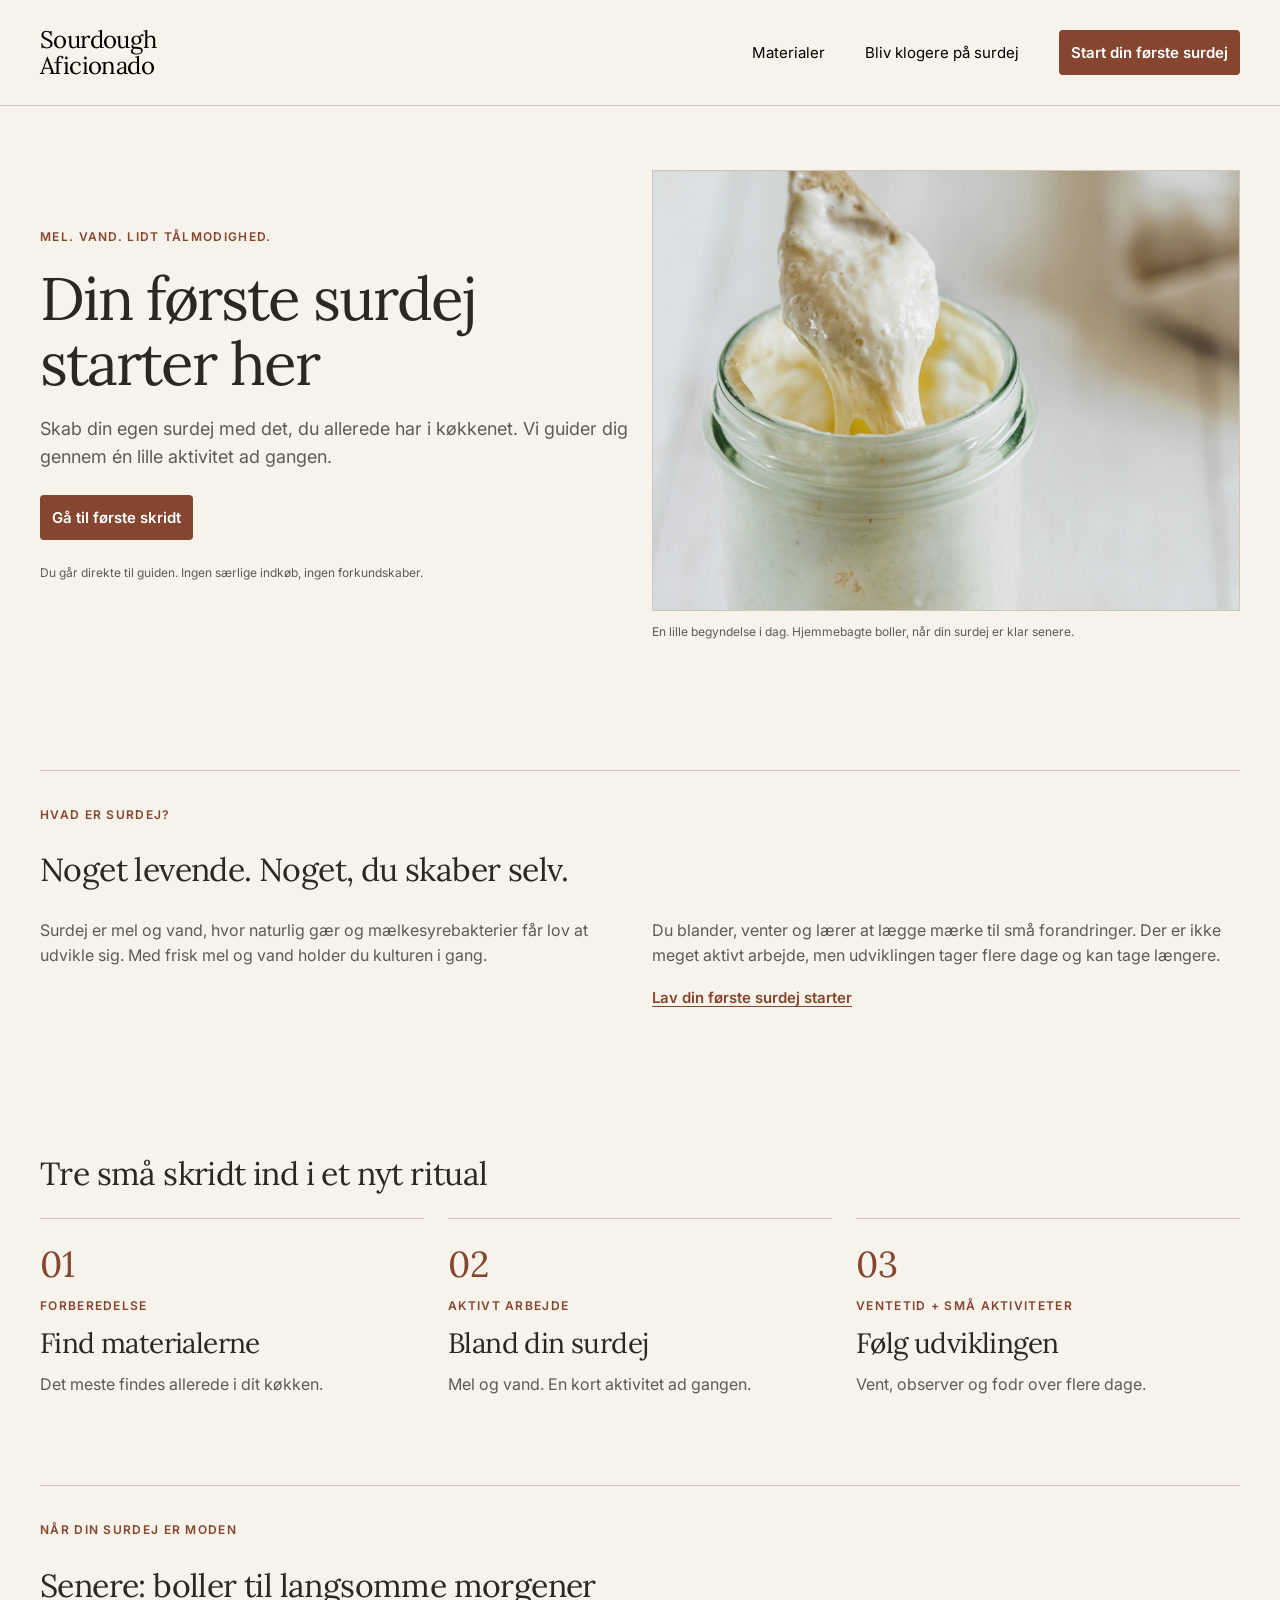
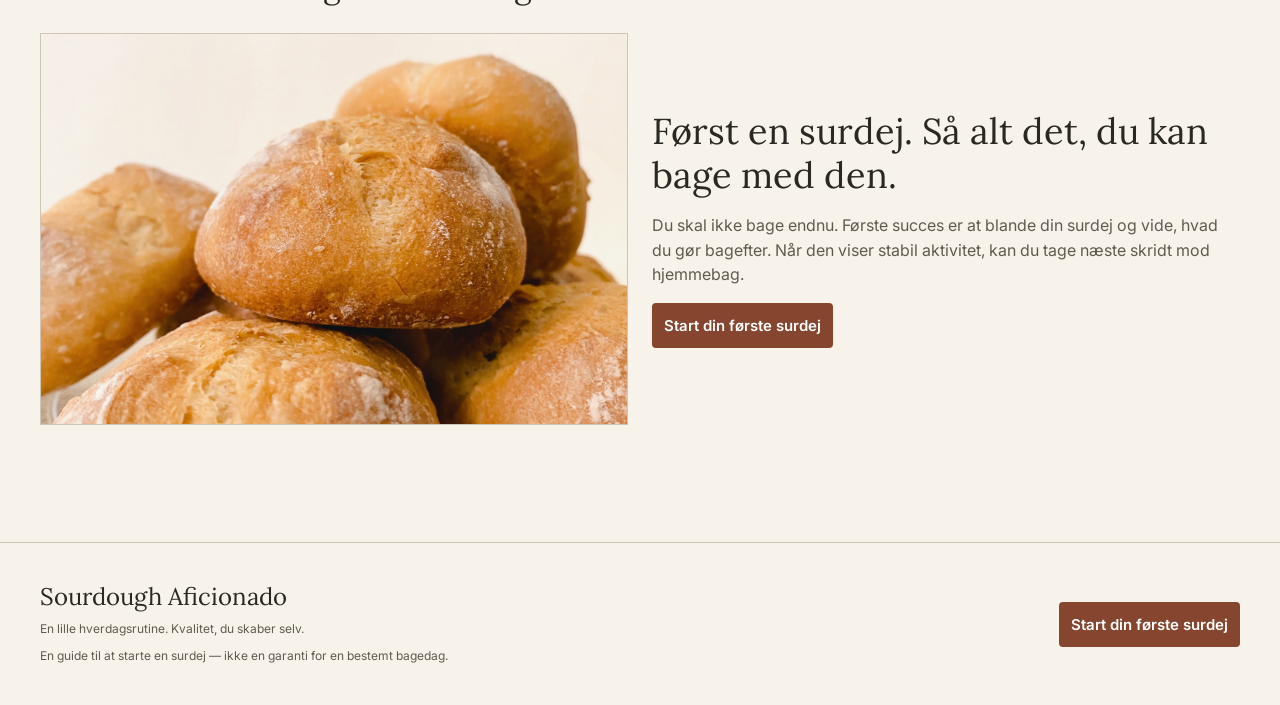
<file: index.html>
<!DOCTYPE html>
<html lang="da">
<head>
  <meta charset="UTF-8">
  <meta name="viewport" content="width=device-width, initial-scale=1.0">
  <title>Forside | Sourdough Aficionado</title>
  <link rel="preconnect" href="https://fonts.googleapis.com">
  <link rel="preconnect" href="https://fonts.gstatic.com" crossorigin>
  <link href="https://fonts.googleapis.com/css2?family=Inter:wght@400;600&amp;family=Lora:wght@400&amp;display=swap" rel="stylesheet">
  <link rel="stylesheet" href="css/style.css">
</head>
<body class="home-page">
  <a class="skip-link" href="#main-content">Spring til indhold</a>

  <header class="site-header">
    <div class="container header-content">
      <a class="site-brand" href="index.html" aria-current="page">Sourdough<br>Aficionado</a>
      <nav aria-label="Hovednavigation">
        <div class="navigation-links">
          <a href="materialer.html">Materialer</a>
          <a href="bliv-klogere-paa-surdej.html">Bliv klogere på surdej</a>
          <a class="button" href="start-din-foerste-surdej.html">Start din første surdej</a>
        </div>
      </nav>
    </div>
  </header>

  <main id="main-content" class="container home-content" tabindex="-1">
    <section class="columns-two home-hero" aria-labelledby="page-title">
      <div class="hero-introduction">
        <div class="hero-text">
          <p class="eyebrow">MEL. VAND. LIDT TÅLMODIGHED.</p>
          <h1 id="page-title">Din første surdej starter her</h1>
          <p class="lead">Skab din egen surdej med det, du allerede har i køkkenet. Vi guider dig gennem én lille aktivitet ad gangen.</p>
        </div>
        <a class="button" href="start-din-foerste-surdej.html">Gå til første skridt</a>
        <p class="small-text">Du går direkte til guiden. Ingen særlige indkøb, ingen forkundskaber.</p>
      </div>
      <figure class="hero-figure">
        <div class="hero-image">
          <img src="images/surdej-i-glas.png" width="1920" height="1080" alt="Surdej løftes på en ske over et glas.">
        </div>
        <figcaption class="small-text">En lille begyndelse i dag. Hjemmebagte boller, når din surdej er klar senere.</figcaption>
      </figure>
    </section>

    <section class="home-facts" aria-labelledby="facts-title">
      <div class="content-section">
        <p class="eyebrow">HVAD ER SURDEJ?</p>
        <h2 id="facts-title">Noget levende. Noget, du skaber selv.</h2>
        <div class="columns-two">
          <p>Surdej er mel og vand, hvor naturlig gær og mælkesyrebakterier får lov at udvikle sig. Med frisk mel og vand holder du kulturen i gang.</p>
          <div class="facts-description">
            <p>Du blander, venter og lærer at lægge mærke til små forandringer. Der er ikke meget aktivt arbejde, men udviklingen tager flere dage og kan tage længere.</p>
            <a class="text-link" href="start-din-foerste-surdej.html">Lav din første surdej starter</a>
          </div>
        </div>
      </div>
    </section>

    <section class="home-process" aria-labelledby="process-title">
      <h2 id="process-title">Tre små skridt ind i et nyt ritual</h2>
      <div class="columns-three">
        <article class="guide-card">
          <p class="card-number">01</p>
          <p class="eyebrow">FORBEREDELSE</p>
          <h3>Find materialerne</h3>
          <p>Det meste findes allerede i dit køkken.</p>
        </article>
        <article class="guide-card">
          <p class="card-number">02</p>
          <p class="eyebrow">AKTIVT ARBEJDE</p>
          <h3>Bland din surdej</h3>
          <p>Mel og vand. En kort aktivitet ad gangen.</p>
        </article>
        <article class="guide-card">
          <p class="card-number">03</p>
          <p class="eyebrow">VENTETID + SMÅ AKTIVITETER</p>
          <h3>Følg udviklingen</h3>
          <p>Vent, observer og fodr over flere dage.</p>
        </article>
      </div>
    </section>

    <section class="content-section home-baking" aria-labelledby="baking-title">
      <p class="eyebrow">NÅR DIN SURDEJ ER MODEN</p>
      <h2 id="baking-title">Senere: boller til langsomme morgener</h2>
      <div class="columns-two baking-columns">
        <img class="baking-image" src="images/hjemmebagte-boller.jpg" width="3024" height="4032" loading="lazy" alt="Gyldne hjemmebagte boller med mel på skorpen.">
        <div class="baking-description">
          <h3 class="heading-large">Først en surdej. Så alt det, du kan bage med den.</h3>
          <p>Du skal ikke bage endnu. Første succes er at blande din surdej og vide, hvad du gør bagefter. Når den viser stabil aktivitet, kan du tage næste skridt mod hjemmebag.</p>
          <a class="button" href="start-din-foerste-surdej.html">Start din første surdej</a>
        </div>
      </div>
    </section>
  </main>

  <footer class="site-footer">
    <div class="container footer-content">
      <div class="footer-description">
        <p class="footer-brand">Sourdough Aficionado</p>
        <p>En lille hverdagsrutine. Kvalitet, du skaber selv.</p>
        <p>En guide til at starte en surdej — ikke en garanti for en bestemt bagedag.</p>
      </div>
      <a class="button" href="start-din-foerste-surdej.html">Start din første surdej</a>
    </div>
  </footer>
</body>
</html>
</file>
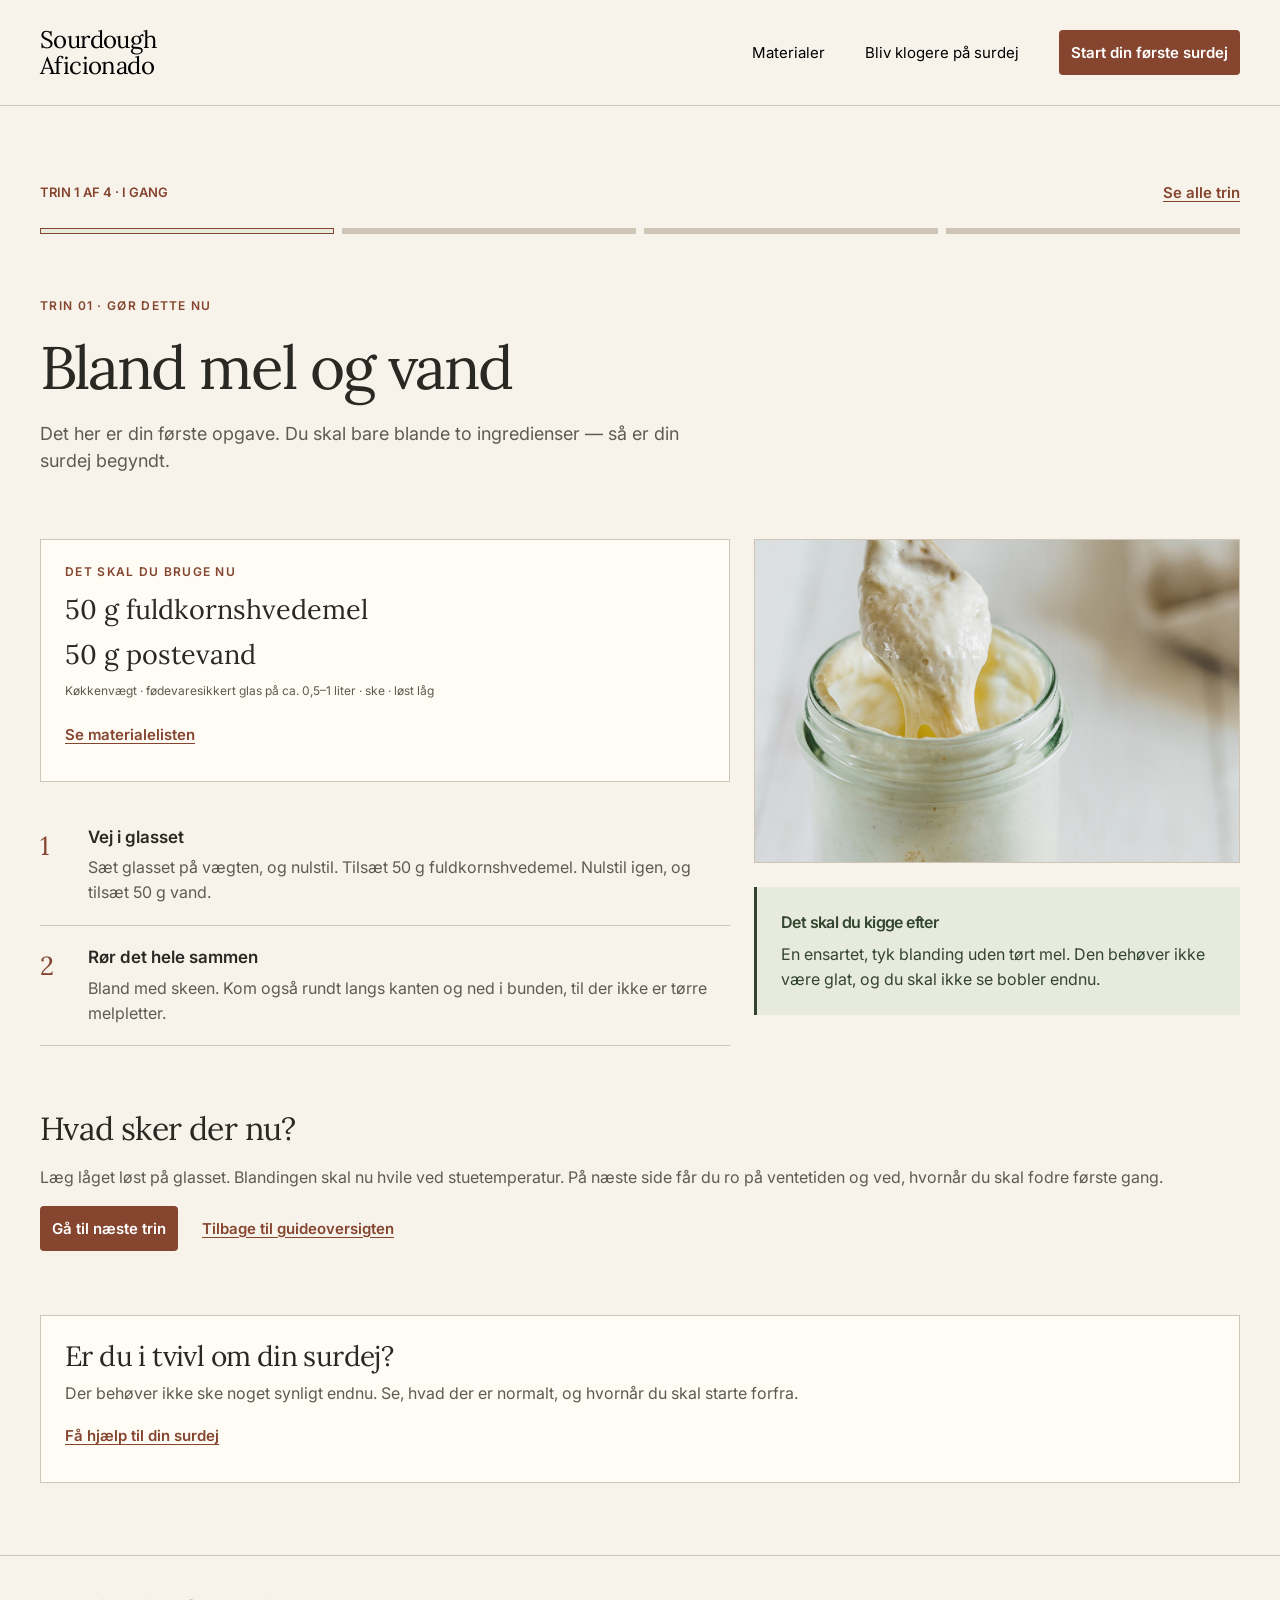
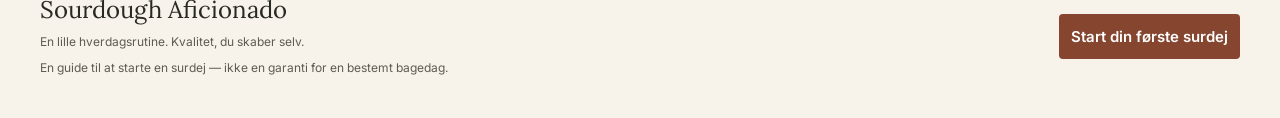
<file: bland-mel-og-vand.html>
<!DOCTYPE html>
<html lang="da">
<head>
  <meta charset="UTF-8">
  <meta name="viewport" content="width=device-width, initial-scale=1.0">
  <title>Bland mel og vand | Sourdough Aficionado</title>
  <link rel="preconnect" href="https://fonts.googleapis.com">
  <link rel="preconnect" href="https://fonts.gstatic.com" crossorigin>
  <link href="https://fonts.googleapis.com/css2?family=Inter:wght@400;600&amp;family=Lora:wght@400&amp;display=swap" rel="stylesheet">
  <link rel="stylesheet" href="css/style.css">
</head>
<body class="guide-step-page">
  <a class="skip-link" href="#main-content">Spring til indhold</a>

  <header class="site-header">
    <div class="container header-content">
      <a class="site-brand" href="index.html">Sourdough<br>Aficionado</a>
      <nav aria-label="Hovednavigation">
        <div class="navigation-links">
          <a href="materialer.html">Materialer</a>
          <a href="bliv-klogere-paa-surdej.html">Bliv klogere på surdej</a>
          <a class="button" href="start-din-foerste-surdej.html">Start din første surdej</a>
        </div>
      </nav>
    </div>
  </header>

  <main id="main-content" class="container" tabindex="-1">
    <nav class="guide-progress" aria-label="Aktuelt trin i guiden">
      <div class="progress-status">
        <p class="progress-label">TRIN 1 AF 4 · I GANG</p>
        <a class="text-link" href="start-din-foerste-surdej.html">Se alle trin</a>
      </div>
      <ol class="progress-markers" aria-hidden="true">
          <li class="progress-marker is-current"></li>
          <li class="progress-marker"></li>
          <li class="progress-marker"></li>
          <li class="progress-marker"></li>
      </ol>
    </nav>
    <section class="page-introduction" aria-labelledby="page-title">
      <p class="eyebrow">TRIN 01 · GØR DETTE NU</p>
      <h1 id="page-title">Bland mel og vand</h1>
      <p class="lead">Det her er din første opgave. Du skal bare blande to ingredienser — så er din surdej begyndt.</p>
    </section>

    <div class="guide-columns guide-activity">
      <div class="activity-instructions">
        <section class="ingredients-box" aria-labelledby="ingredients-title">
          <h2 id="ingredients-title" class="eyebrow">DET SKAL DU BRUGE NU</h2>
          <ul class="ingredients-list">
            <li>50 g fuldkornshvedemel</li>
            <li>50 g postevand</li>
          </ul>
          <p class="small-text">Køkkenvægt · fødevaresikkert glas på ca. 0,5–1 liter · ske · løst låg</p>
          <a class="text-link" href="materialer.html">Se materialelisten</a>
        </section>
        <ol class="step-list" aria-label="Blandevejledning">
          <li class="step-item">
            <div>
              <h2 class="task-title">Vej i glasset</h2>
              <p>Sæt glasset på vægten, og nulstil. Tilsæt 50 g fuldkornshvedemel. Nulstil igen, og tilsæt 50 g vand.</p>
            </div>
          </li>
          <li class="step-item">
            <div>
              <h2 class="task-title">Rør det hele sammen</h2>
              <p>Bland med skeen. Kom også rundt langs kanten og ned i bunden, til der ikke er tørre melpletter.</p>
            </div>
          </li>
        </ol>
      </div>
      <div class="activity-observation">
        <div class="mixing-image">
          <img src="images/surdej-i-glas.png" width="1920" height="1080" alt="Surdej på en ske over et glas, som vist i guiden.">
        </div>
        <section class="information-box" aria-labelledby="observation-title">
          <h2 id="observation-title">Det skal du kigge efter</h2>
          <p>En ensartet, tyk blanding uden tørt mel. Den behøver ikke være glat, og du skal ikke se bobler endnu.</p>
        </section>
      </div>
    </div>

    <section class="guide-next" aria-labelledby="next-title">
      <h2 id="next-title">Hvad sker der nu?</h2>
      <p>Læg låget løst på glasset. Blandingen skal nu hvile ved stuetemperatur. På næste side får du ro på ventetiden og ved, hvornår du skal fodre første gang.</p>
      <nav class="guide-navigation" aria-label="Navigation i surdejsguiden">
        <a class="button" href="du-har-blandet-din-foerste-surdej.html">Gå til næste trin</a>
        <a class="text-link" href="start-din-foerste-surdej.html">Tilbage til guideoversigten</a>
      </nav>
    </section>

    <section class="guide-help" aria-labelledby="help-title">
      <h2 id="help-title">Er du i tvivl om din surdej?</h2>
      <p>Der behøver ikke ske noget synligt endnu. Se, hvad der er normalt, og hvornår du skal starte forfra.</p>
      <a class="text-link" href="bliv-klogere-paa-surdej.html">Få hjælp til din surdej</a>
    </section>
  </main>

  <footer class="site-footer">
    <div class="container footer-content">
      <div class="footer-description">
        <p class="footer-brand">Sourdough Aficionado</p>
        <p>En lille hverdagsrutine. Kvalitet, du skaber selv.</p>
        <p>En guide til at starte en surdej — ikke en garanti for en bestemt bagedag.</p>
      </div>
      <a class="button" href="start-din-foerste-surdej.html">Start din første surdej</a>
    </div>
  </footer>
</body>
</html>
</file>
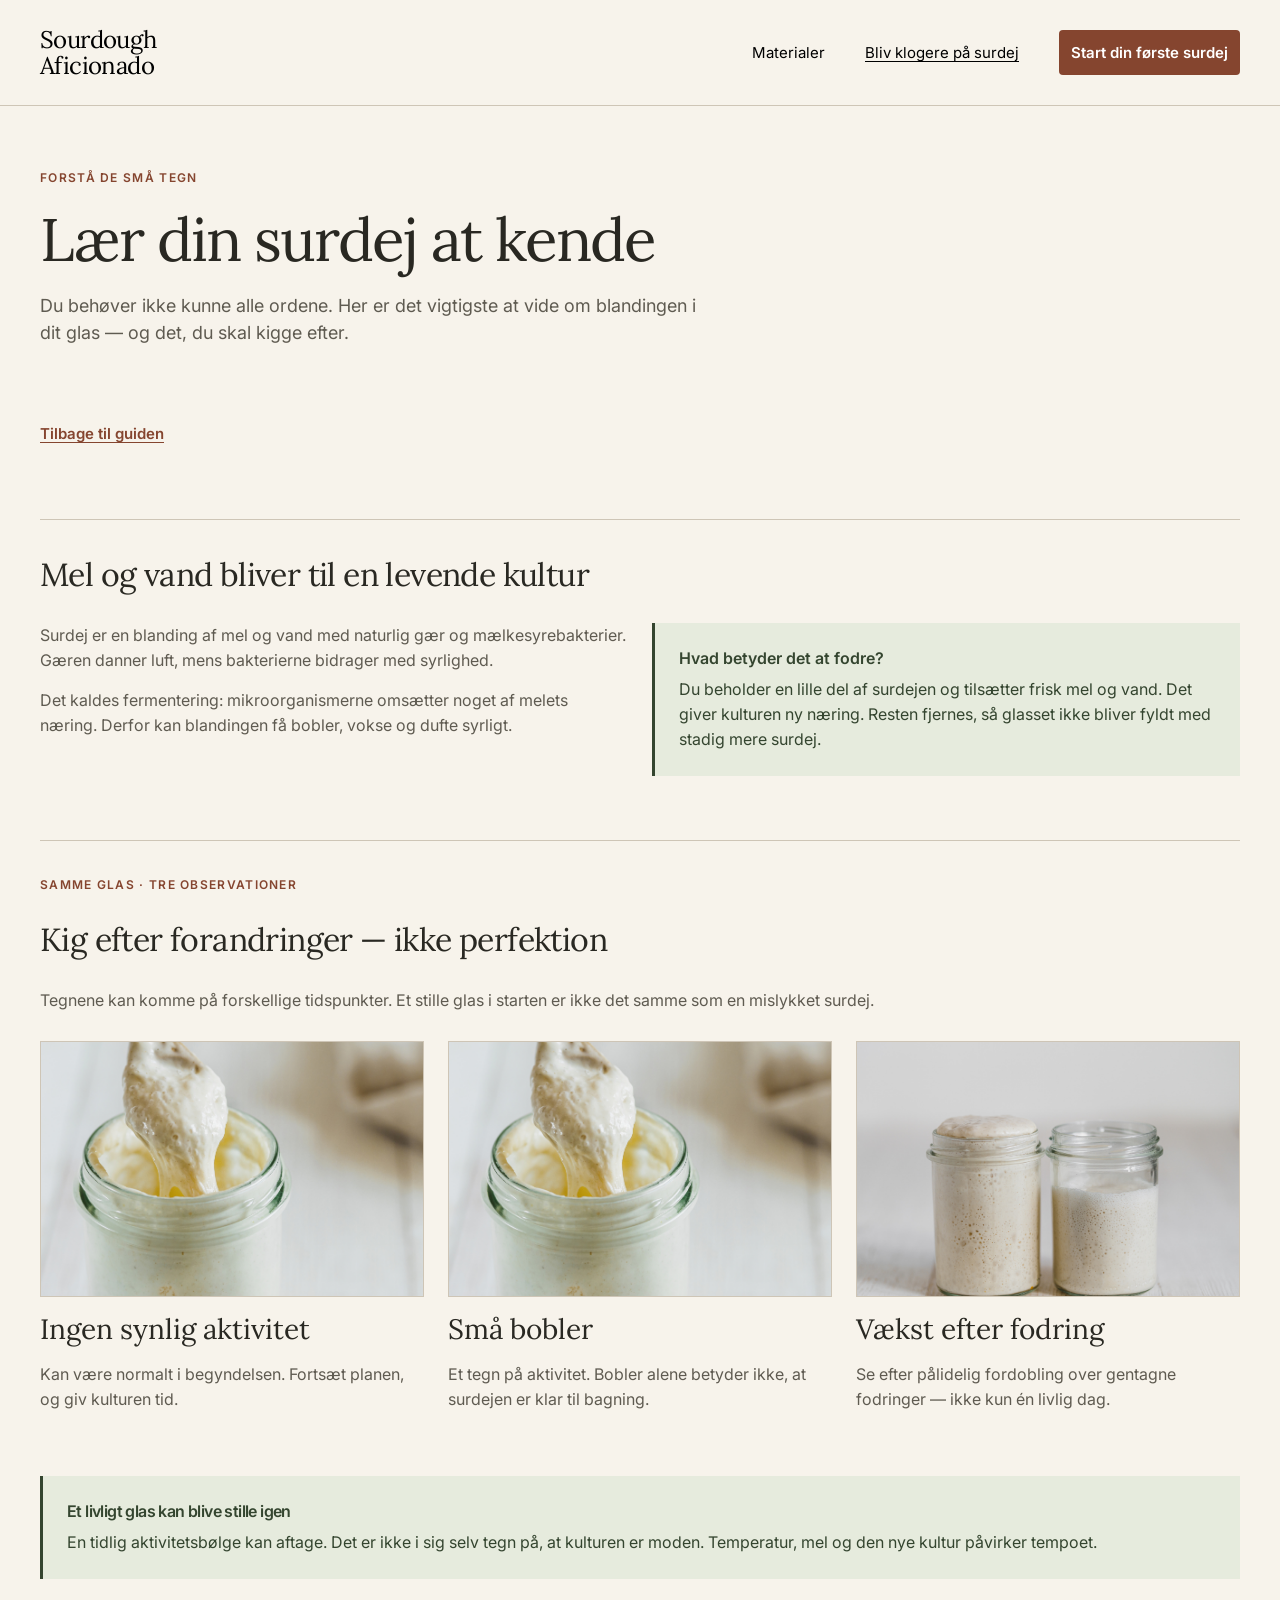
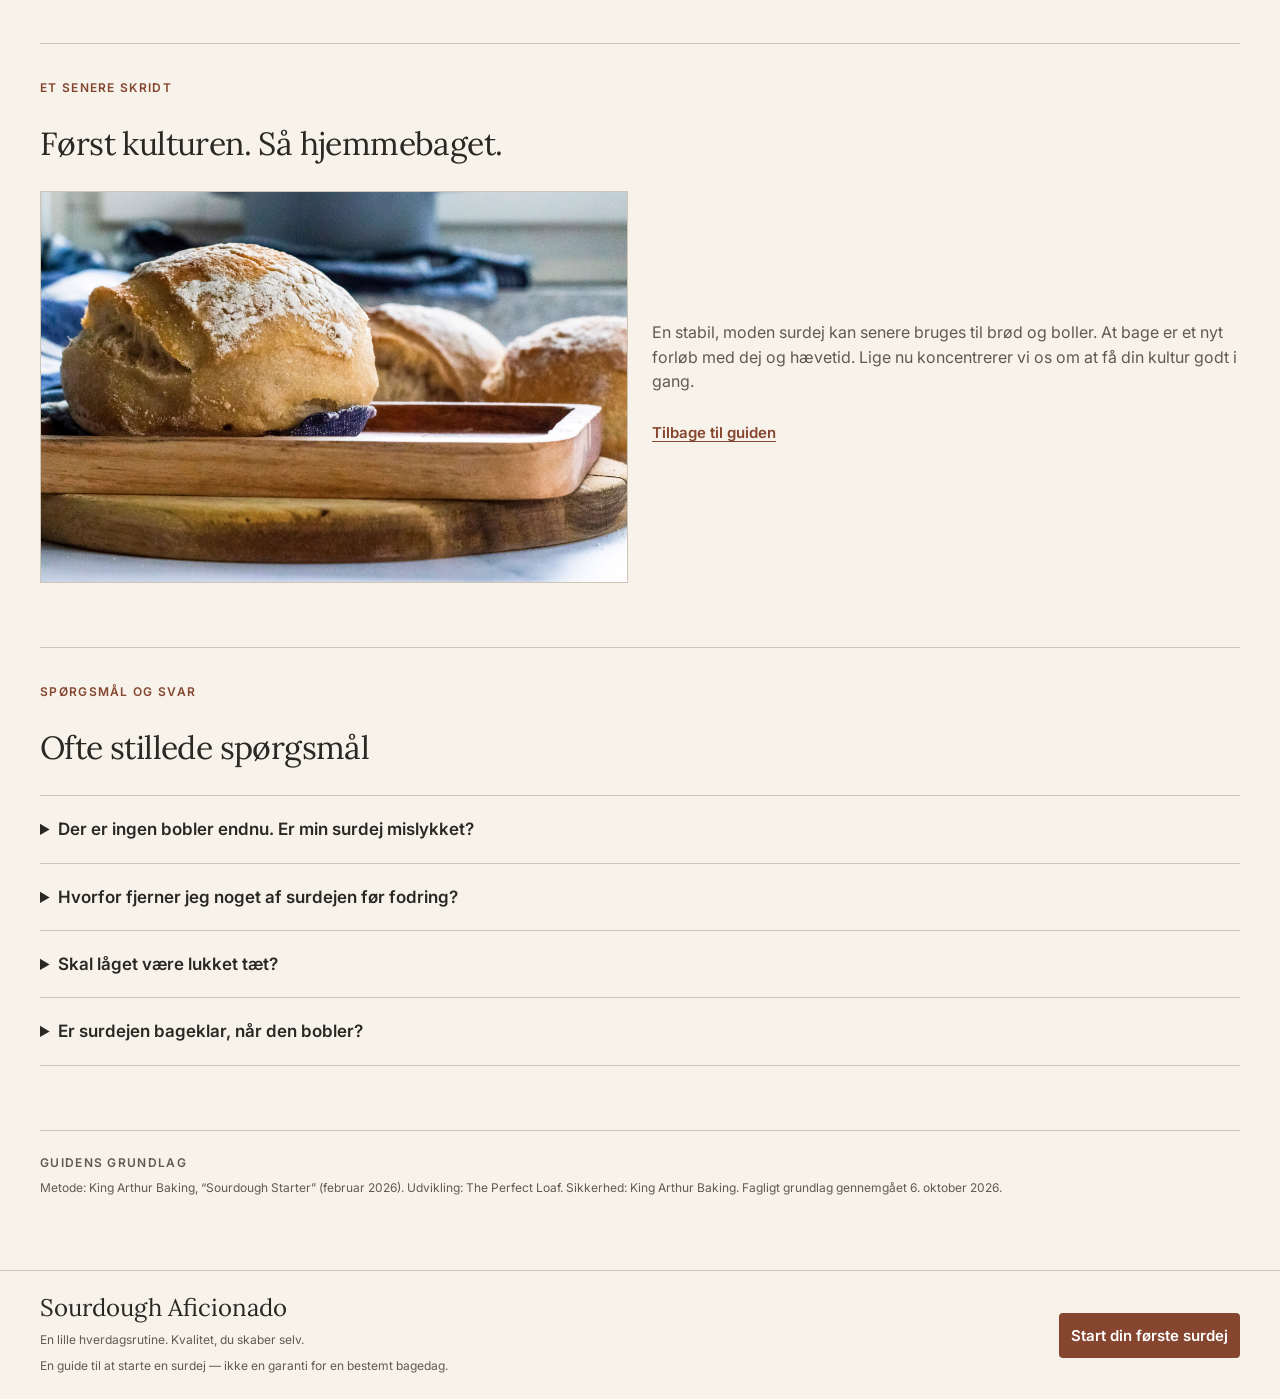
<file: bliv-klogere-paa-surdej.html>
<!DOCTYPE html>
<html lang="da">
<head>
  <meta charset="UTF-8">
  <meta name="viewport" content="width=device-width, initial-scale=1.0">
  <title>Bliv klogere på surdej | Sourdough Aficionado</title>
  <link rel="preconnect" href="https://fonts.googleapis.com">
  <link rel="preconnect" href="https://fonts.gstatic.com" crossorigin>
  <link href="https://fonts.googleapis.com/css2?family=Inter:wght@400;600&amp;family=Lora:wght@400&amp;display=swap" rel="stylesheet">
  <link rel="stylesheet" href="css/style.css">
</head>
<body class="knowledge-page">
  <a class="skip-link" href="#main-content">Spring til indhold</a>

  <header class="site-header">
    <div class="container header-content">
      <a class="site-brand" href="index.html">Sourdough<br>Aficionado</a>
      <nav aria-label="Hovednavigation">
        <div class="navigation-links">
          <a href="materialer.html">Materialer</a>
          <a href="bliv-klogere-paa-surdej.html" aria-current="page">Bliv klogere på surdej</a>
          <a class="button" href="start-din-foerste-surdej.html">Start din første surdej</a>
        </div>
      </nav>
    </div>
  </header>

  <main id="main-content" class="container" tabindex="-1">
    <section class="page-introduction" aria-labelledby="page-title">
      <p class="eyebrow">FORSTÅ DE SMÅ TEGN</p>
      <h1 id="page-title">Lær din surdej at kende</h1>
      <p class="lead">Du behøver ikke kunne alle ordene. Her er det vigtigste at vide om blandingen i dit glas — og det, du skal kigge efter.</p>
    </section>
    <p class="knowledge-back"><a class="text-link" href="start-din-foerste-surdej.html">Tilbage til guiden</a></p>
    <section class="content-section" aria-labelledby="culture-title">
      <h2 id="culture-title">Mel og vand bliver til en levende kultur</h2>
      <div class="columns-two">
        <div class="culture-description">
          <p>Surdej er en blanding af mel og vand med naturlig gær og mælkesyrebakterier. Gæren danner luft, mens bakterierne bidrager med syrlighed.</p>
          <p>Det kaldes fermentering: mikroorganismerne omsætter noget af melets næring. Derfor kan blandingen få bobler, vokse og dufte syrligt.</p>
        </div>
        <div class="information-box">
          <h3>Hvad betyder det at fodre?</h3>
          <p>Du beholder en lille del af surdejen og tilsætter frisk mel og vand. Det giver kulturen ny næring. Resten fjernes, så glasset ikke bliver fyldt med stadig mere surdej.</p>
        </div>
      </div>
    </section>
    <section class="content-section" aria-labelledby="observations-title">
      <p class="eyebrow">SAMME GLAS · TRE OBSERVATIONER</p>
      <h2 id="observations-title">Kig efter forandringer — ikke perfektion</h2>
      <p>Tegnene kan komme på forskellige tidspunkter. Et stille glas i starten er ikke det samme som en mislykket surdej.</p>
      <div class="columns-three">
        <article class="observation-card">
          <div class="observation-image observation-quiet">
            <img src="images/surdej-i-glas.png" width="1920" height="1080" alt="Surdej løftes på en ske fra et glas.">
          </div>
          <h3>Ingen synlig aktivitet</h3>
          <p>Kan være normalt i begyndelsen. Fortsæt planen, og giv kulturen tid.</p>
        </article>
        <article class="observation-card">
          <div class="observation-image observation-bubbles">
            <img src="images/surdej-i-glas.png" width="1920" height="1080" alt="Nærbillede af små bobler i surdej.">
          </div>
          <h3>Små bobler</h3>
          <p>Et tegn på aktivitet. Bobler alene betyder ikke, at surdejen er klar til bagning.</p>
        </article>
        <article class="observation-card">
          <div class="observation-image observation-growth">
            <img src="images/surdej-foer-og-efter-fodring.png" width="1080" height="1080" alt="To glas surdej med forskellig højde efter fodring.">
          </div>
          <h3>Vækst efter fodring</h3>
          <p>Se efter pålidelig fordobling over gentagne fodringer — ikke kun én livlig dag.</p>
        </article>
      </div>
    </section>
    <section class="information-box guide-notice" aria-labelledby="activity-title">
      <h2 id="activity-title">Et livligt glas kan blive stille igen</h2>
      <p>En tidlig aktivitetsbølge kan aftage. Det er ikke i sig selv tegn på, at kulturen er moden. Temperatur, mel og den nye kultur påvirker tempoet.</p>
    </section>
    <section class="content-section" aria-labelledby="baking-title">
      <p class="eyebrow">ET SENERE SKRIDT</p>
      <h2 id="baking-title">Først kulturen. Så hjemmebaget.</h2>
      <div class="columns-two baking-columns">
        <img class="baking-image" src="images/senere-hjemmebag.png" width="4096" height="3075" loading="lazy" alt="Hjemmebagte boller på et træfad.">
        <div class="baking-description">
          <p>En stabil, moden surdej kan senere bruges til brød og boller. At bage er et nyt forløb med dej og hævetid. Lige nu koncentrerer vi os om at få din kultur godt i gang.</p>
          <a class="text-link" href="start-din-foerste-surdej.html">Tilbage til guiden</a>
        </div>
      </div>
    </section>

    <section class="content-section faq-section" aria-labelledby="faq-title">
      <p class="eyebrow">SPØRGSMÅL OG SVAR</p>
      <h2 id="faq-title">Ofte stillede spørgsmål</h2>
      <div class="faq-list">
        <details>
          <summary>Der er ingen bobler endnu. Er min surdej mislykket?</summary>
          <p>Ingen synlig aktivitet kan være normalt i begyndelsen. Fortsæt guidens fodringsplan, og giv kulturen tid.</p>
        </details>
        <details>
          <summary>Hvorfor fjerner jeg noget af surdejen før fodring?</summary>
          <p>Du beholder en lille del af kulturen og giver den frisk mel og vand. Resten fjernes, så glasset ikke bliver fyldt med stadig mere surdej.</p>
        </details>
        <details>
          <summary>Skal låget være lukket tæt?</summary>
          <p>Nej. Læg låget løst på glasset, mens surdejen udvikler sig ved stuetemperatur.</p>
        </details>
        <details>
          <summary>Er surdejen bageklar, når den bobler?</summary>
          <p>Bobler alene er ikke nok. Se efter pålidelig fordobling over gentagne fodringer, mange bobler og en behageligt syrlig duft. Se trin 4 for hele beskrivelsen.</p>
        </details>
      </div>
    </section>
    <section class="source-note" aria-label="Fagligt grundlag">
      <p class="source-label">GUIDENS GRUNDLAG</p>
      <p>Metode: King Arthur Baking, “Sourdough Starter” (februar 2026). Udvikling: The Perfect Loaf. Sikkerhed: King Arthur Baking. Fagligt grundlag gennemgået 6. oktober 2026.</p>
    </section>
  </main>

  <footer class="site-footer">
    <div class="container footer-content">
      <div class="footer-description">
        <p class="footer-brand">Sourdough Aficionado</p>
        <p>En lille hverdagsrutine. Kvalitet, du skaber selv.</p>
        <p>En guide til at starte en surdej — ikke en garanti for en bestemt bagedag.</p>
      </div>
      <a class="button" href="start-din-foerste-surdej.html">Start din første surdej</a>
    </div>
  </footer>
</body>
</html>
</file>
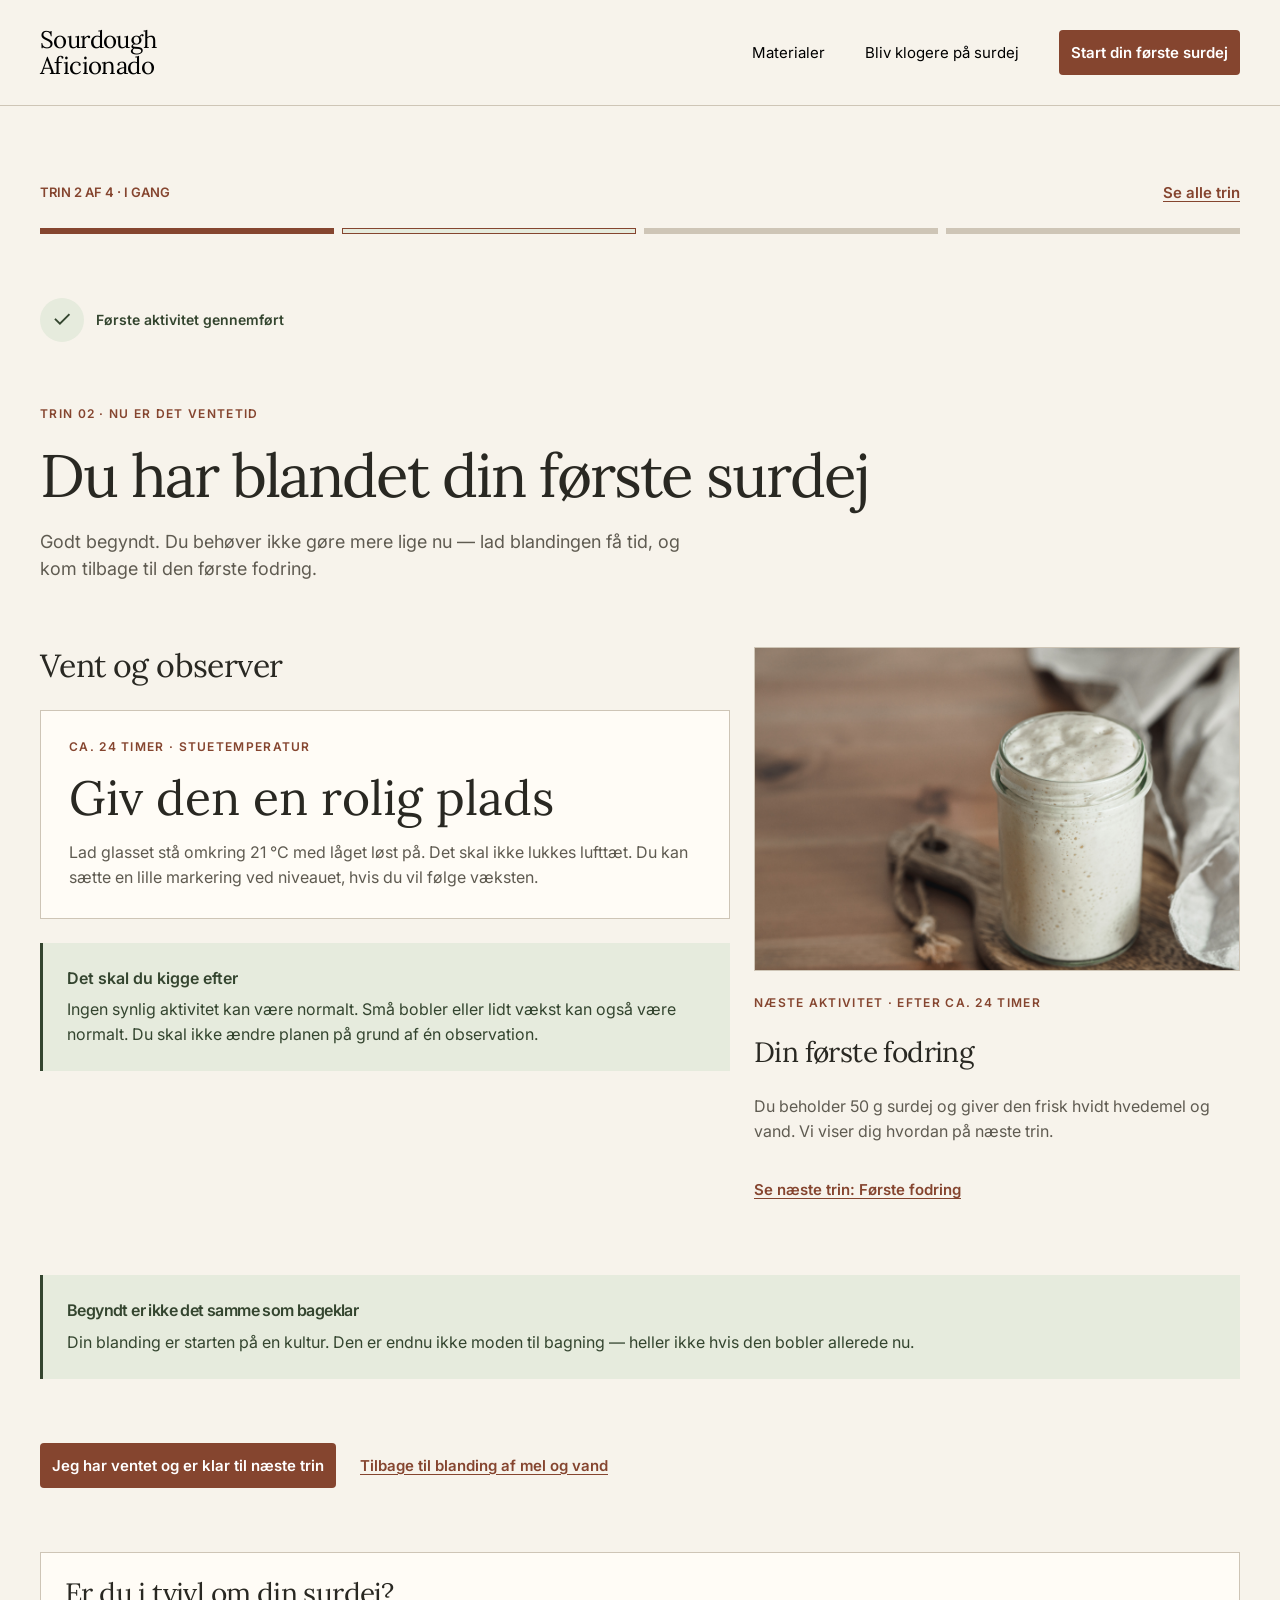
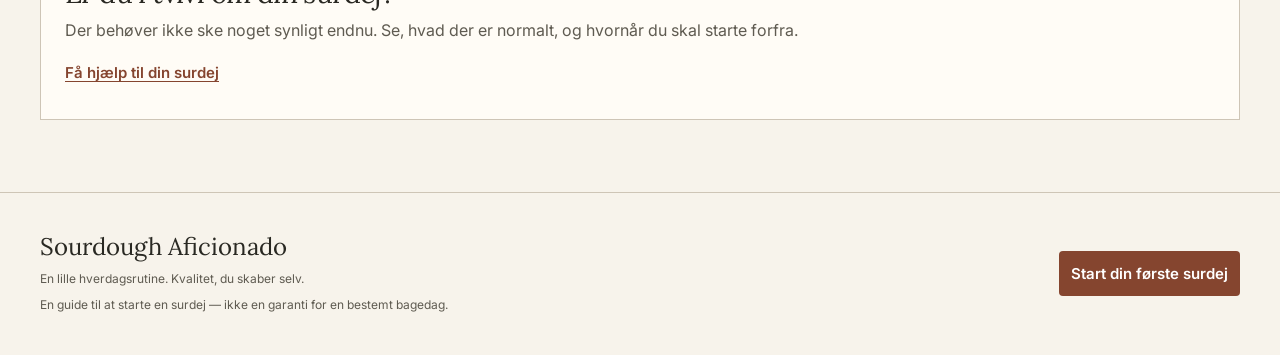
<file: du-har-blandet-din-foerste-surdej.html>
<!DOCTYPE html>
<html lang="da">
<head>
  <meta charset="UTF-8">
  <meta name="viewport" content="width=device-width, initial-scale=1.0">
  <title>Du har blandet din første surdej | Sourdough Aficionado</title>
  <link rel="preconnect" href="https://fonts.googleapis.com">
  <link rel="preconnect" href="https://fonts.gstatic.com" crossorigin>
  <link href="https://fonts.googleapis.com/css2?family=Inter:wght@400;600&amp;family=Lora:wght@400&amp;display=swap" rel="stylesheet">
  <link rel="stylesheet" href="css/style.css">
</head>
<body class="guide-step-page">
  <a class="skip-link" href="#main-content">Spring til indhold</a>

  <header class="site-header">
    <div class="container header-content">
      <a class="site-brand" href="index.html">Sourdough<br>Aficionado</a>
      <nav aria-label="Hovednavigation">
        <div class="navigation-links">
          <a href="materialer.html">Materialer</a>
          <a href="bliv-klogere-paa-surdej.html">Bliv klogere på surdej</a>
          <a class="button" href="start-din-foerste-surdej.html">Start din første surdej</a>
        </div>
      </nav>
    </div>
  </header>

  <main id="main-content" class="container" tabindex="-1">
    <nav class="guide-progress" aria-label="Aktuelt trin i guiden">
      <div class="progress-status">
        <p class="progress-label">TRIN 2 AF 4 · I GANG</p>
        <a class="text-link" href="start-din-foerste-surdej.html">Se alle trin</a>
      </div>
      <ol class="progress-markers" aria-hidden="true">
          <li class="progress-marker is-complete"></li>
          <li class="progress-marker is-current"></li>
          <li class="progress-marker"></li>
          <li class="progress-marker"></li>
      </ol>
    </nav>
    <div class="guide-confirmation">
      <span class="confirmation-symbol" aria-hidden="true">✓</span>
      <p>Første aktivitet gennemført</p>
    </div>
    <section class="page-introduction" aria-labelledby="page-title">
      <p class="eyebrow">TRIN 02 · NU ER DET VENTETID</p>
      <h1 id="page-title">Du har blandet din første surdej</h1>
      <p class="lead">Godt begyndt. Du behøver ikke gøre mere lige nu — lad blandingen få tid, og kom tilbage til den første fodring.</p>
    </section>

    <div class="guide-columns guide-activity">
      <section class="activity-instructions" aria-labelledby="waiting-title">
        <h2 id="waiting-title">Vent og observer</h2>
        <div class="rest-box">
          <p class="eyebrow">CA. 24 TIMER · STUETEMPERATUR</p>
          <h3>Giv den en rolig plads</h3>
          <p>Lad glasset stå omkring 21 °C med låget løst på. Det skal ikke lukkes lufttæt. Du kan sætte en lille markering ved niveauet, hvis du vil følge væksten.</p>
        </div>
        <div class="information-box">
          <h3>Det skal du kigge efter</h3>
          <p>Ingen synlig aktivitet kan være normalt. Små bobler eller lidt vækst kan også være normalt. Du skal ikke ændre planen på grund af én observation.</p>
        </div>
      </section>
      <section class="activity-observation" aria-labelledby="feeding-title">
        <div class="rest-image">
          <img src="images/surdej-under-hvile.png" width="1920" height="1080" alt="Et glas med surdej og synlige bobler står på et træbord.">
        </div>
        <p class="eyebrow">NÆSTE AKTIVITET · EFTER CA. 24 TIMER</p>
        <h2 id="feeding-title" class="heading-card">Din første fodring</h2>
        <p>Du beholder 50 g surdej og giver den frisk hvidt hvedemel og vand. Vi viser dig hvordan på næste trin.</p>
        <a class="text-link" href="giv-din-surdej-frisk-naering.html">Se næste trin: Første fodring</a>
      </section>
    </div>

    <section class="information-box guide-notice" aria-labelledby="readiness-title">
      <h2 id="readiness-title">Begyndt er ikke det samme som bageklar</h2>
      <p>Din blanding er starten på en kultur. Den er endnu ikke moden til bagning — heller ikke hvis den bobler allerede nu.</p>
    </section>
    <nav class="guide-navigation waiting-navigation" aria-label="Navigation i surdejsguiden">
      <a class="button" href="giv-din-surdej-frisk-naering.html">Jeg har ventet og er klar til næste trin</a>
      <a class="text-link" href="bland-mel-og-vand.html">Tilbage til blanding af mel og vand</a>
    </nav>
    <section class="guide-help" aria-labelledby="help-title">
      <h2 id="help-title">Er du i tvivl om din surdej?</h2>
      <p>Der behøver ikke ske noget synligt endnu. Se, hvad der er normalt, og hvornår du skal starte forfra.</p>
      <a class="text-link" href="bliv-klogere-paa-surdej.html">Få hjælp til din surdej</a>
    </section>
  </main>

  <footer class="site-footer">
    <div class="container footer-content">
      <div class="footer-description">
        <p class="footer-brand">Sourdough Aficionado</p>
        <p>En lille hverdagsrutine. Kvalitet, du skaber selv.</p>
        <p>En guide til at starte en surdej — ikke en garanti for en bestemt bagedag.</p>
      </div>
      <a class="button" href="start-din-foerste-surdej.html">Start din første surdej</a>
    </div>
  </footer>
</body>
</html>
</file>
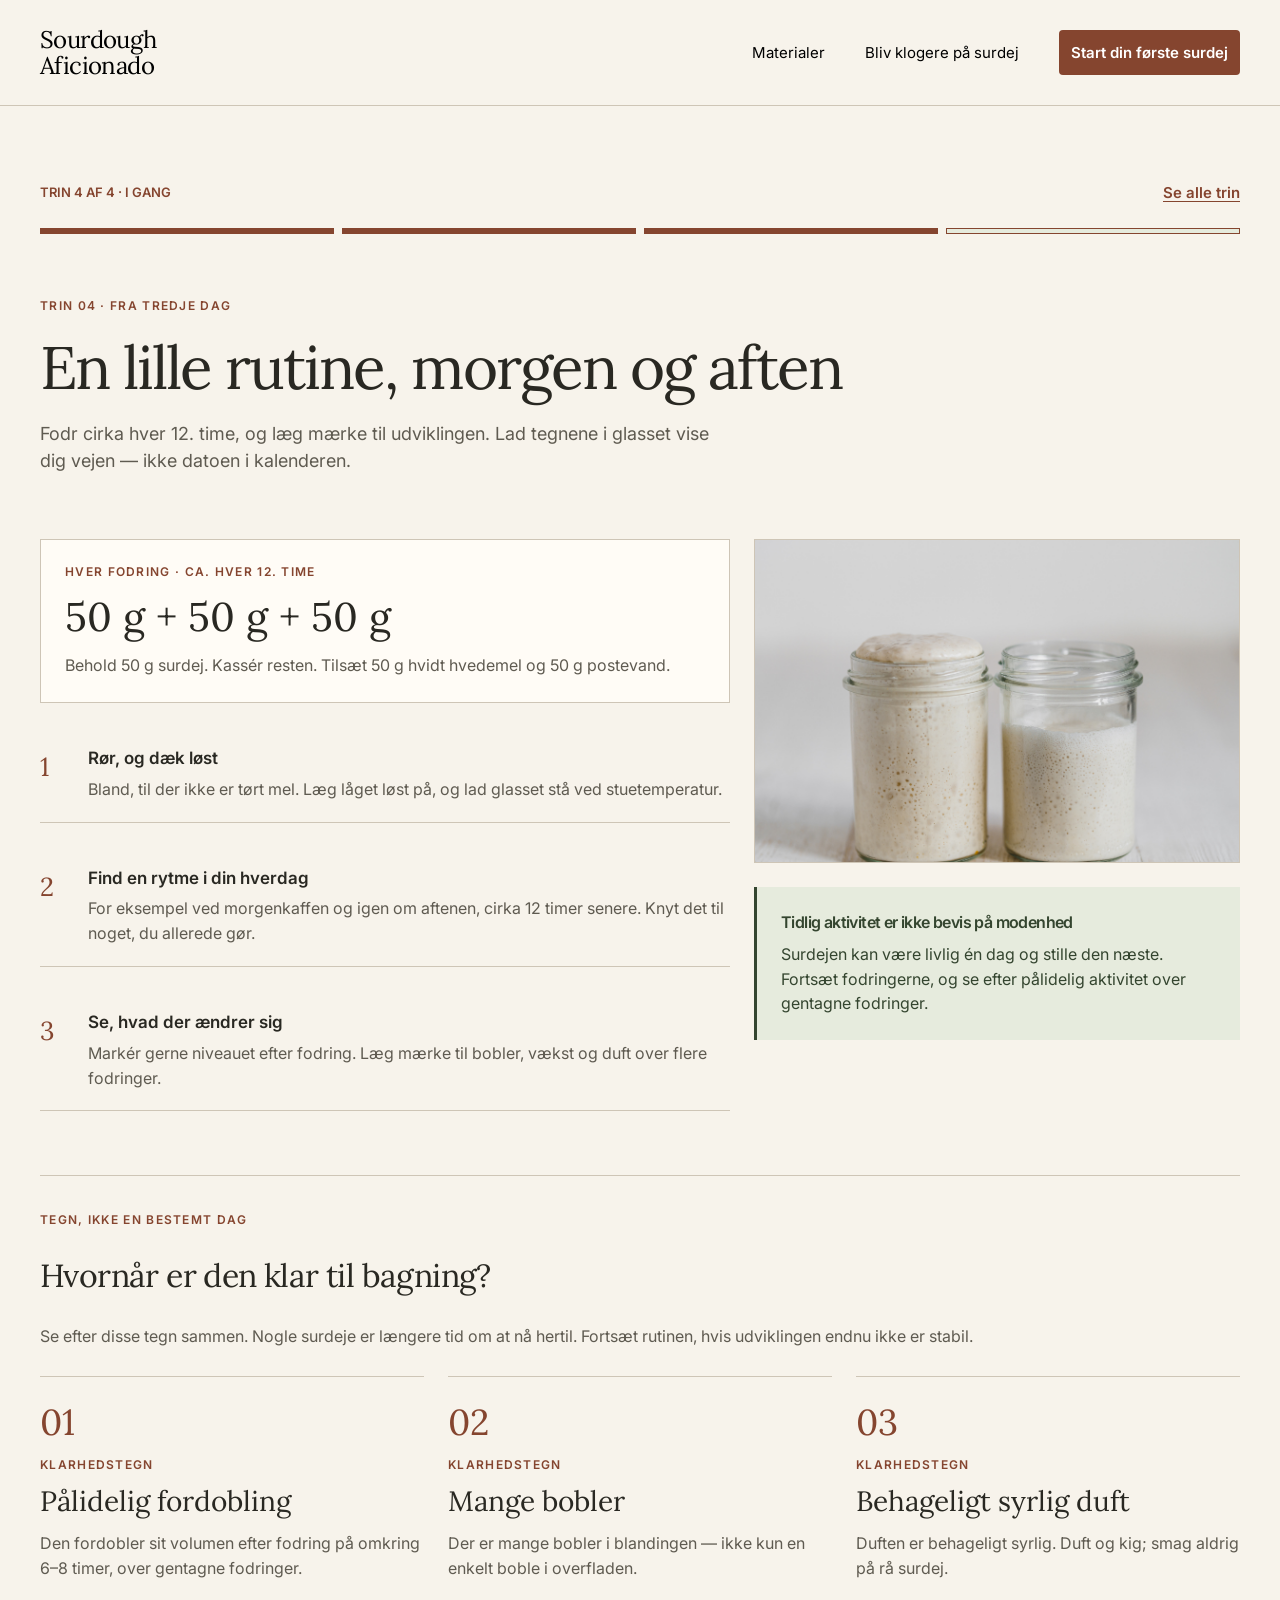
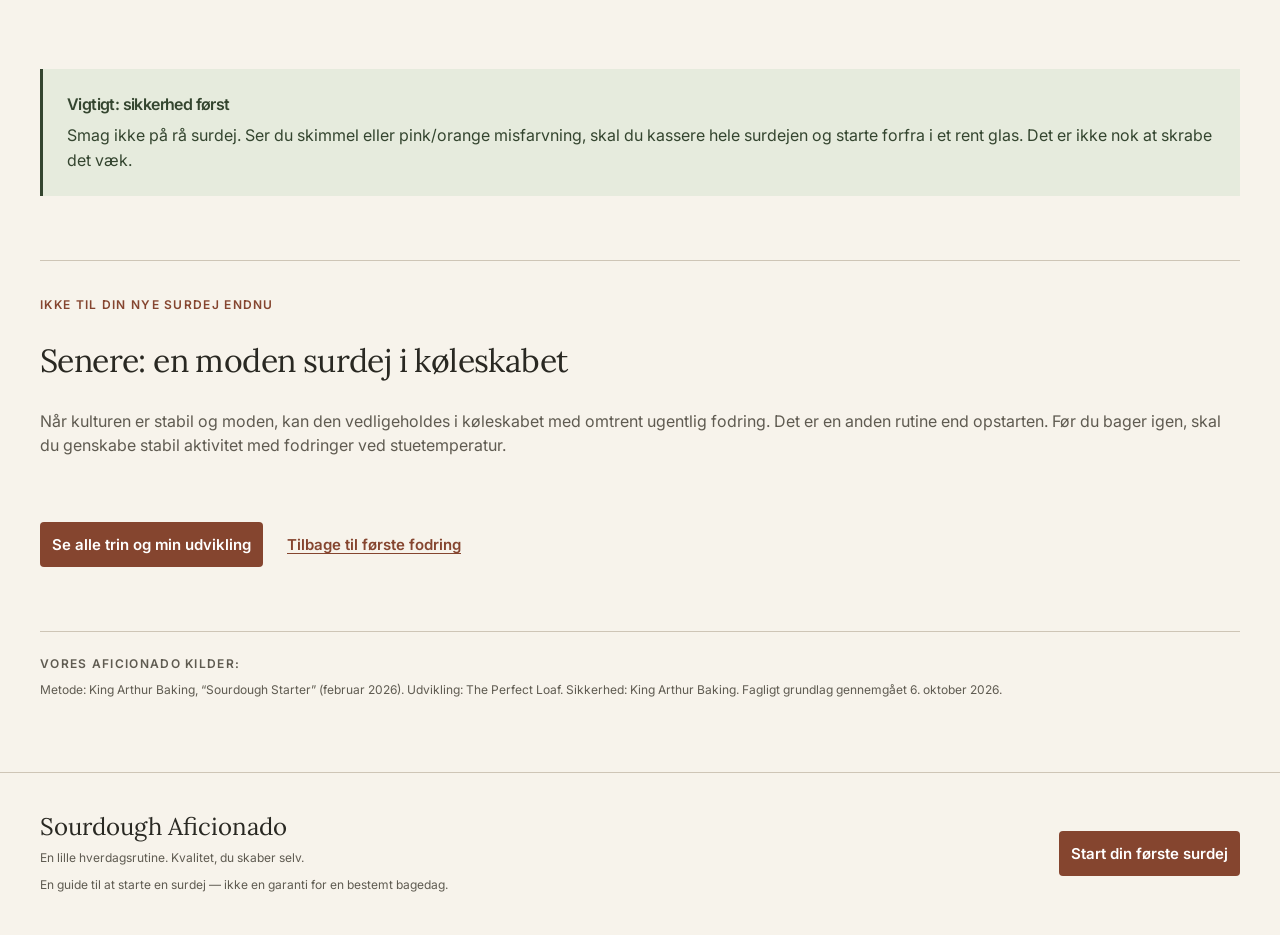
<file: en-lille-rutine-morgen-og-aften.html>
<!DOCTYPE html>
<html lang="da">
<head>
  <meta charset="UTF-8">
  <meta name="viewport" content="width=device-width, initial-scale=1.0">
  <title>En lille rutine, morgen og aften | Sourdough Aficionado</title>
  <link rel="preconnect" href="https://fonts.googleapis.com">
  <link rel="preconnect" href="https://fonts.gstatic.com" crossorigin>
  <link href="https://fonts.googleapis.com/css2?family=Inter:wght@400;600&amp;family=Lora:wght@400&amp;display=swap" rel="stylesheet">
  <link rel="stylesheet" href="css/style.css">
</head>
<body class="guide-step-page routine-page">
  <a class="skip-link" href="#main-content">Spring til indhold</a>

  <header class="site-header">
    <div class="container header-content">
      <a class="site-brand" href="index.html">Sourdough<br>Aficionado</a>
      <nav aria-label="Hovednavigation">
        <div class="navigation-links">
          <a href="materialer.html">Materialer</a>
          <a href="bliv-klogere-paa-surdej.html">Bliv klogere på surdej</a>
          <a class="button" href="start-din-foerste-surdej.html">Start din første surdej</a>
        </div>
      </nav>
    </div>
  </header>

  <main id="main-content" class="container" tabindex="-1">
    <nav class="guide-progress" aria-label="Aktuelt trin i guiden">
      <div class="progress-status">
        <p class="progress-label">TRIN 4 AF 4 · I GANG</p>
        <a class="text-link" href="start-din-foerste-surdej.html">Se alle trin</a>
      </div>
      <ol class="progress-markers" aria-hidden="true">
          <li class="progress-marker is-complete"></li>
          <li class="progress-marker is-complete"></li>
          <li class="progress-marker is-complete"></li>
          <li class="progress-marker is-current"></li>
      </ol>
    </nav>
    <section class="page-introduction" aria-labelledby="page-title">
      <p class="eyebrow">TRIN 04 · FRA TREDJE DAG</p>
      <h1 id="page-title">En lille rutine, morgen og aften</h1>
      <p class="lead">Fodr cirka hver 12. time, og læg mærke til udviklingen. Lad tegnene i glasset vise dig vejen — ikke datoen i kalenderen.</p>
    </section>

    <div class="guide-columns guide-activity">
      <div class="activity-instructions">
        <section class="ingredients-box" aria-labelledby="feeding-title">
          <p class="eyebrow">HVER FODRING · CA. HVER 12. TIME</p>
          <h2 id="feeding-title" class="feeding-ratio">50 g + 50 g + 50 g</h2>
          <p>Behold 50 g surdej. Kassér resten. Tilsæt 50 g hvidt hvedemel og 50 g postevand.</p>
        </section>
        <ol class="step-list routine-steps" aria-label="Den daglige fodringsrutine">
          <li class="step-item">
            <div>
              <h2 class="task-title">Rør, og dæk løst</h2>
              <p>Bland, til der ikke er tørt mel. Læg låget løst på, og lad glasset stå ved stuetemperatur.</p>
            </div>
          </li>
          <li class="step-item">
            <div>
              <h2 class="task-title">Find en rytme i din hverdag</h2>
              <p>For eksempel ved morgenkaffen og igen om aftenen, cirka 12 timer senere. Knyt det til noget, du allerede gør.</p>
            </div>
          </li>
          <li class="step-item">
            <div>
              <h2 class="task-title">Se, hvad der ændrer sig</h2>
              <p>Markér gerne niveauet efter fodring. Læg mærke til bobler, vækst og duft over flere fodringer.</p>
            </div>
          </li>
        </ol>
      </div>
      <div class="activity-observation">
        <div class="routine-image">
          <img src="images/surdej-foer-og-efter-fodring.png" width="1080" height="1080" alt="To glas surdej med forskellig højde viser vækst efter fodring.">
        </div>
        <section class="information-box" aria-labelledby="activity-title">
          <h2 id="activity-title">Tidlig aktivitet er ikke bevis på modenhed</h2>
          <p>Surdejen kan være livlig én dag og stille den næste. Fortsæt fodringerne, og se efter pålidelig aktivitet over gentagne fodringer.</p>
        </section>
      </div>
    </div>

    <section class="content-section" aria-labelledby="readiness-title">
      <p class="eyebrow">TEGN, IKKE EN BESTEMT DAG</p>
      <h2 id="readiness-title">Hvornår er den klar til bagning?</h2>
      <p>Se efter disse tegn sammen. Nogle surdeje er længere tid om at nå hertil. Fortsæt rutinen, hvis udviklingen endnu ikke er stabil.</p>
      <div class="columns-three">
        <article class="guide-card">
          <p class="card-number">01</p>
          <p class="eyebrow">KLARHEDSTEGN</p>
          <h3>Pålidelig fordobling</h3>
          <p>Den fordobler sit volumen efter fodring på omkring 6–8 timer, over gentagne fodringer.</p>
        </article>
        <article class="guide-card">
          <p class="card-number">02</p>
          <p class="eyebrow">KLARHEDSTEGN</p>
          <h3>Mange bobler</h3>
          <p>Der er mange bobler i blandingen — ikke kun en enkelt boble i overfladen.</p>
        </article>
        <article class="guide-card">
          <p class="card-number">03</p>
          <p class="eyebrow">KLARHEDSTEGN</p>
          <h3>Behageligt syrlig duft</h3>
          <p>Duften er behageligt syrlig. Duft og kig; smag aldrig på rå surdej.</p>
        </article>
      </div>
    </section>

    <section class="information-box guide-notice" aria-labelledby="safety-title">
      <h2 id="safety-title">Vigtigt: sikkerhed først</h2>
      <p>Smag ikke på rå surdej. Ser du skimmel eller pink/orange misfarvning, skal du kassere hele surdejen og starte forfra i et rent glas. Det er ikke nok at skrabe det væk.</p>
    </section>
    <section class="content-section" aria-labelledby="storage-title">
      <p class="eyebrow">IKKE TIL DIN NYE SURDEJ ENDNU</p>
      <h2 id="storage-title">Senere: en moden surdej i køleskabet</h2>
      <p>Når kulturen er stabil og moden, kan den vedligeholdes i køleskabet med omtrent ugentlig fodring. Det er en anden rutine end opstarten. Før du bager igen, skal du genskabe stabil aktivitet med fodringer ved stuetemperatur.</p>
    </section>
    <nav class="guide-navigation waiting-navigation" aria-label="Navigation i surdejsguiden">
      <a class="button" href="start-din-foerste-surdej.html">Se alle trin og min udvikling</a>
      <a class="text-link" href="giv-din-surdej-frisk-naering.html">Tilbage til første fodring</a>
    </nav>
    <section class="source-note" aria-label="Fagligt grundlag">
      <p class="source-label">VORES AFICIONADO KILDER:</p>
      <p>Metode: King Arthur Baking, “Sourdough Starter” (februar 2026). Udvikling: The Perfect Loaf. Sikkerhed: King Arthur Baking. Fagligt grundlag gennemgået 6. oktober 2026.</p>
    </section>
  </main>

  <footer class="site-footer">
    <div class="container footer-content">
      <div class="footer-description">
        <p class="footer-brand">Sourdough Aficionado</p>
        <p>En lille hverdagsrutine. Kvalitet, du skaber selv.</p>
        <p>En guide til at starte en surdej — ikke en garanti for en bestemt bagedag.</p>
      </div>
      <a class="button" href="start-din-foerste-surdej.html">Start din første surdej</a>
    </div>
  </footer>
</body>
</html>
</file>
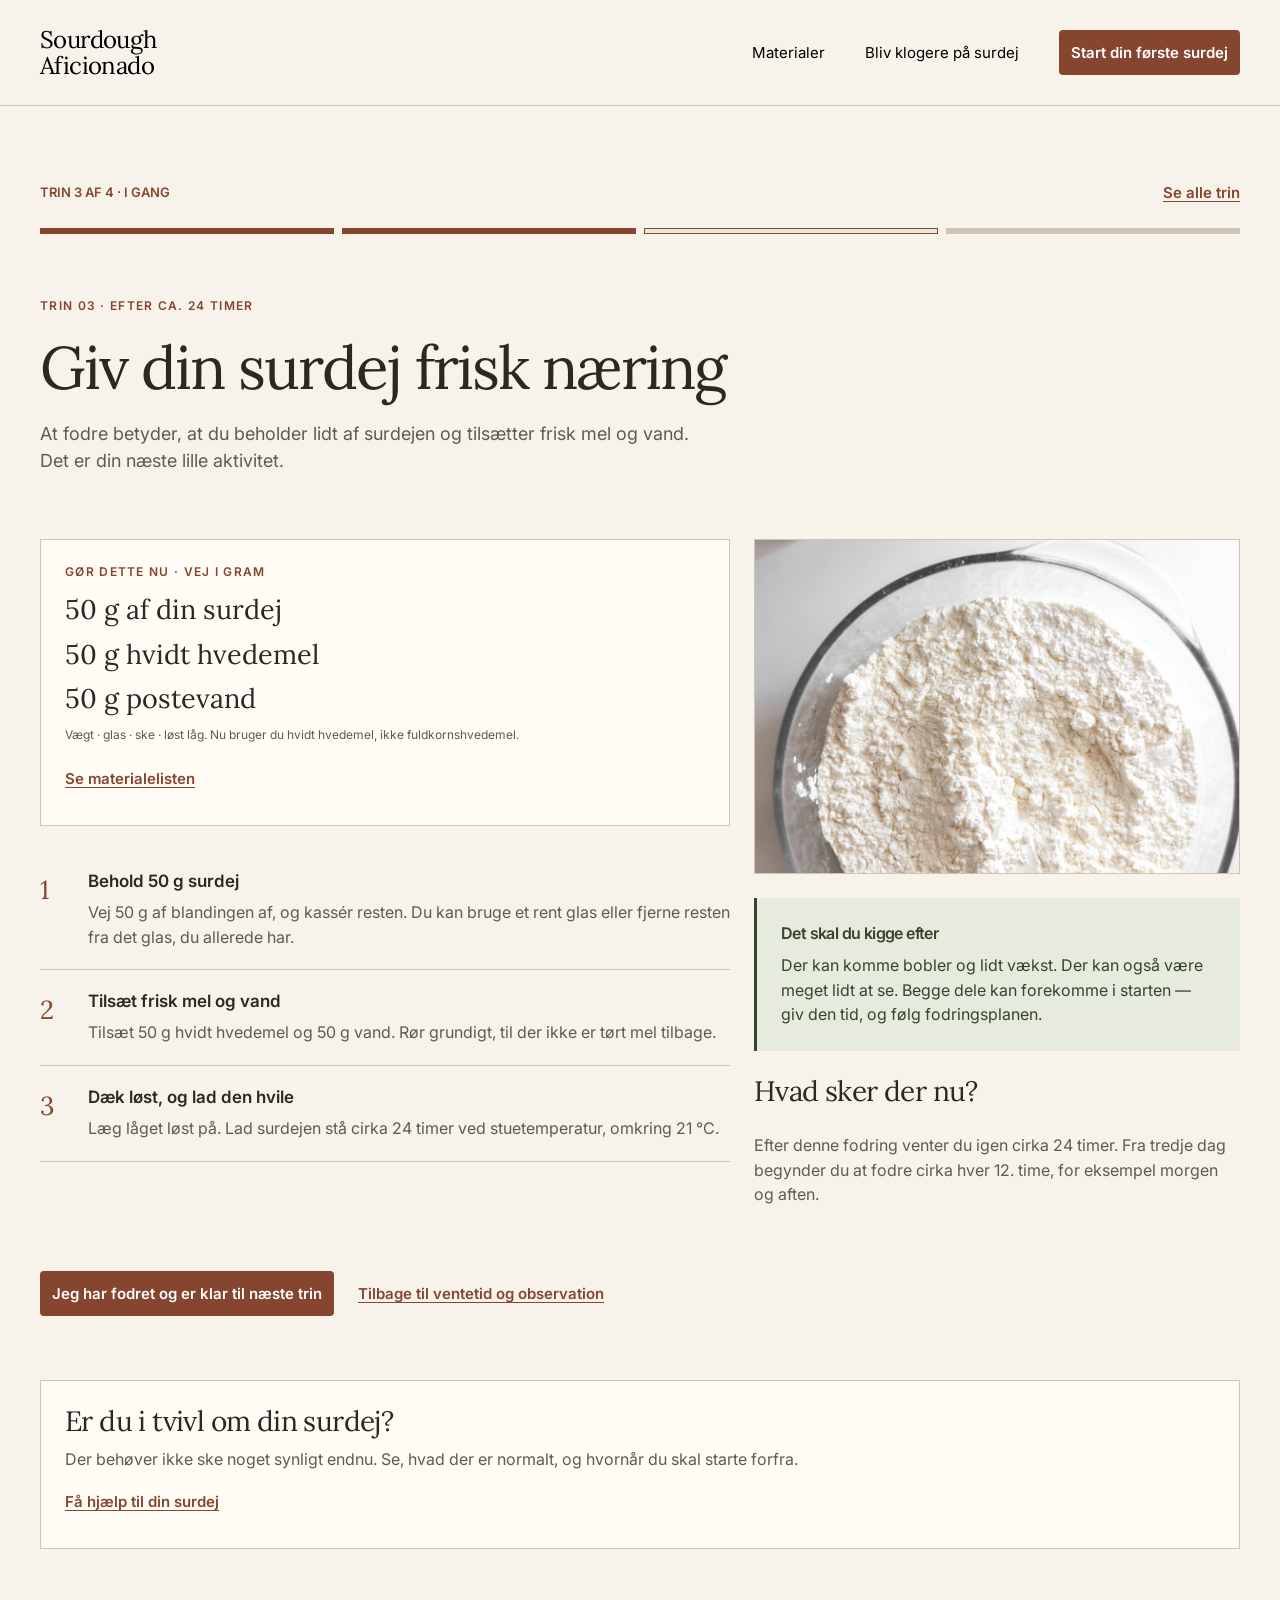
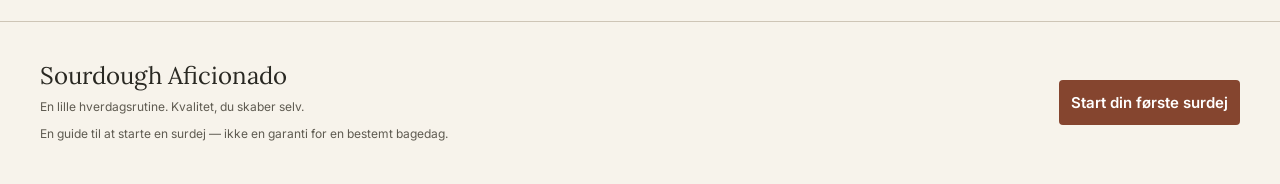
<file: giv-din-surdej-frisk-naering.html>
<!DOCTYPE html>
<html lang="da">
<head>
  <meta charset="UTF-8">
  <meta name="viewport" content="width=device-width, initial-scale=1.0">
  <title>Giv din surdej frisk næring | Sourdough Aficionado</title>
  <link rel="preconnect" href="https://fonts.googleapis.com">
  <link rel="preconnect" href="https://fonts.gstatic.com" crossorigin>
  <link href="https://fonts.googleapis.com/css2?family=Inter:wght@400;600&amp;family=Lora:wght@400&amp;display=swap" rel="stylesheet">
  <link rel="stylesheet" href="css/style.css">
</head>
<body class="guide-step-page">
  <a class="skip-link" href="#main-content">Spring til indhold</a>

  <header class="site-header">
    <div class="container header-content">
      <a class="site-brand" href="index.html">Sourdough<br>Aficionado</a>
      <nav aria-label="Hovednavigation">
        <div class="navigation-links">
          <a href="materialer.html">Materialer</a>
          <a href="bliv-klogere-paa-surdej.html">Bliv klogere på surdej</a>
          <a class="button" href="start-din-foerste-surdej.html">Start din første surdej</a>
        </div>
      </nav>
    </div>
  </header>

  <main id="main-content" class="container" tabindex="-1">
    <nav class="guide-progress" aria-label="Aktuelt trin i guiden">
      <div class="progress-status">
        <p class="progress-label">TRIN 3 AF 4 · I GANG</p>
        <a class="text-link" href="start-din-foerste-surdej.html">Se alle trin</a>
      </div>
      <ol class="progress-markers" aria-hidden="true">
          <li class="progress-marker is-complete"></li>
          <li class="progress-marker is-complete"></li>
          <li class="progress-marker is-current"></li>
          <li class="progress-marker"></li>
      </ol>
    </nav>
    <section class="page-introduction" aria-labelledby="page-title">
      <p class="eyebrow">TRIN 03 · EFTER CA. 24 TIMER</p>
      <h1 id="page-title">Giv din surdej frisk næring</h1>
      <p class="lead">At fodre betyder, at du beholder lidt af surdejen og tilsætter frisk mel og vand. Det er din næste lille aktivitet.</p>
    </section>

    <div class="guide-columns guide-activity">
      <div class="activity-instructions">
        <section class="ingredients-box" aria-labelledby="ingredients-title">
          <h2 id="ingredients-title" class="eyebrow">GØR DETTE NU · VEJ I GRAM</h2>
          <ul class="ingredients-list">
            <li>50 g af din surdej</li>
            <li>50 g hvidt hvedemel</li>
            <li>50 g postevand</li>
          </ul>
          <p class="small-text">Vægt · glas · ske · løst låg. Nu bruger du hvidt hvedemel, ikke fuldkornshvedemel.</p>
          <a class="text-link" href="materialer.html">Se materialelisten</a>
        </section>
        <ol class="step-list" aria-label="Vejledning til første fodring">
          <li class="step-item">
            <div>
              <h2 class="task-title">Behold 50 g surdej</h2>
              <p>Vej 50 g af blandingen af, og kassér resten. Du kan bruge et rent glas eller fjerne resten fra det glas, du allerede har.</p>
            </div>
          </li>
          <li class="step-item">
            <div>
              <h2 class="task-title">Tilsæt frisk mel og vand</h2>
              <p>Tilsæt 50 g hvidt hvedemel og 50 g vand. Rør grundigt, til der ikke er tørt mel tilbage.</p>
            </div>
          </li>
          <li class="step-item">
            <div>
              <h2 class="task-title">Dæk løst, og lad den hvile</h2>
              <p>Læg låget løst på. Lad surdejen stå cirka 24 timer ved stuetemperatur, omkring 21 °C.</p>
            </div>
          </li>
        </ol>
      </div>
      <div class="activity-observation">
        <div class="feeding-image">
          <img src="images/hvidt-hvedemel.png" width="1080" height="1080" alt="Hvidt hvedemel i en glasskål set ovenfra.">
        </div>
        <section class="information-box" aria-labelledby="observation-title">
          <h2 id="observation-title">Det skal du kigge efter</h2>
          <p>Der kan komme bobler og lidt vækst. Der kan også være meget lidt at se. Begge dele kan forekomme i starten — giv den tid, og følg fodringsplanen.</p>
        </section>
        <h2 class="heading-card">Hvad sker der nu?</h2>
        <p>Efter denne fodring venter du igen cirka 24 timer. Fra tredje dag begynder du at fodre cirka hver 12. time, for eksempel morgen og aften.</p>
      </div>
    </div>

    <nav class="guide-navigation waiting-navigation" aria-label="Navigation i surdejsguiden">
      <a class="button" href="en-lille-rutine-morgen-og-aften.html">Jeg har fodret og er klar til næste trin</a>
      <a class="text-link" href="du-har-blandet-din-foerste-surdej.html">Tilbage til ventetid og observation</a>
    </nav>
    <section class="guide-help" aria-labelledby="help-title">
      <h2 id="help-title">Er du i tvivl om din surdej?</h2>
      <p>Der behøver ikke ske noget synligt endnu. Se, hvad der er normalt, og hvornår du skal starte forfra.</p>
      <a class="text-link" href="bliv-klogere-paa-surdej.html">Få hjælp til din surdej</a>
    </section>
  </main>

  <footer class="site-footer">
    <div class="container footer-content">
      <div class="footer-description">
        <p class="footer-brand">Sourdough Aficionado</p>
        <p>En lille hverdagsrutine. Kvalitet, du skaber selv.</p>
        <p>En guide til at starte en surdej — ikke en garanti for en bestemt bagedag.</p>
      </div>
      <a class="button" href="start-din-foerste-surdej.html">Start din første surdej</a>
    </div>
  </footer>
</body>
</html>
</file>
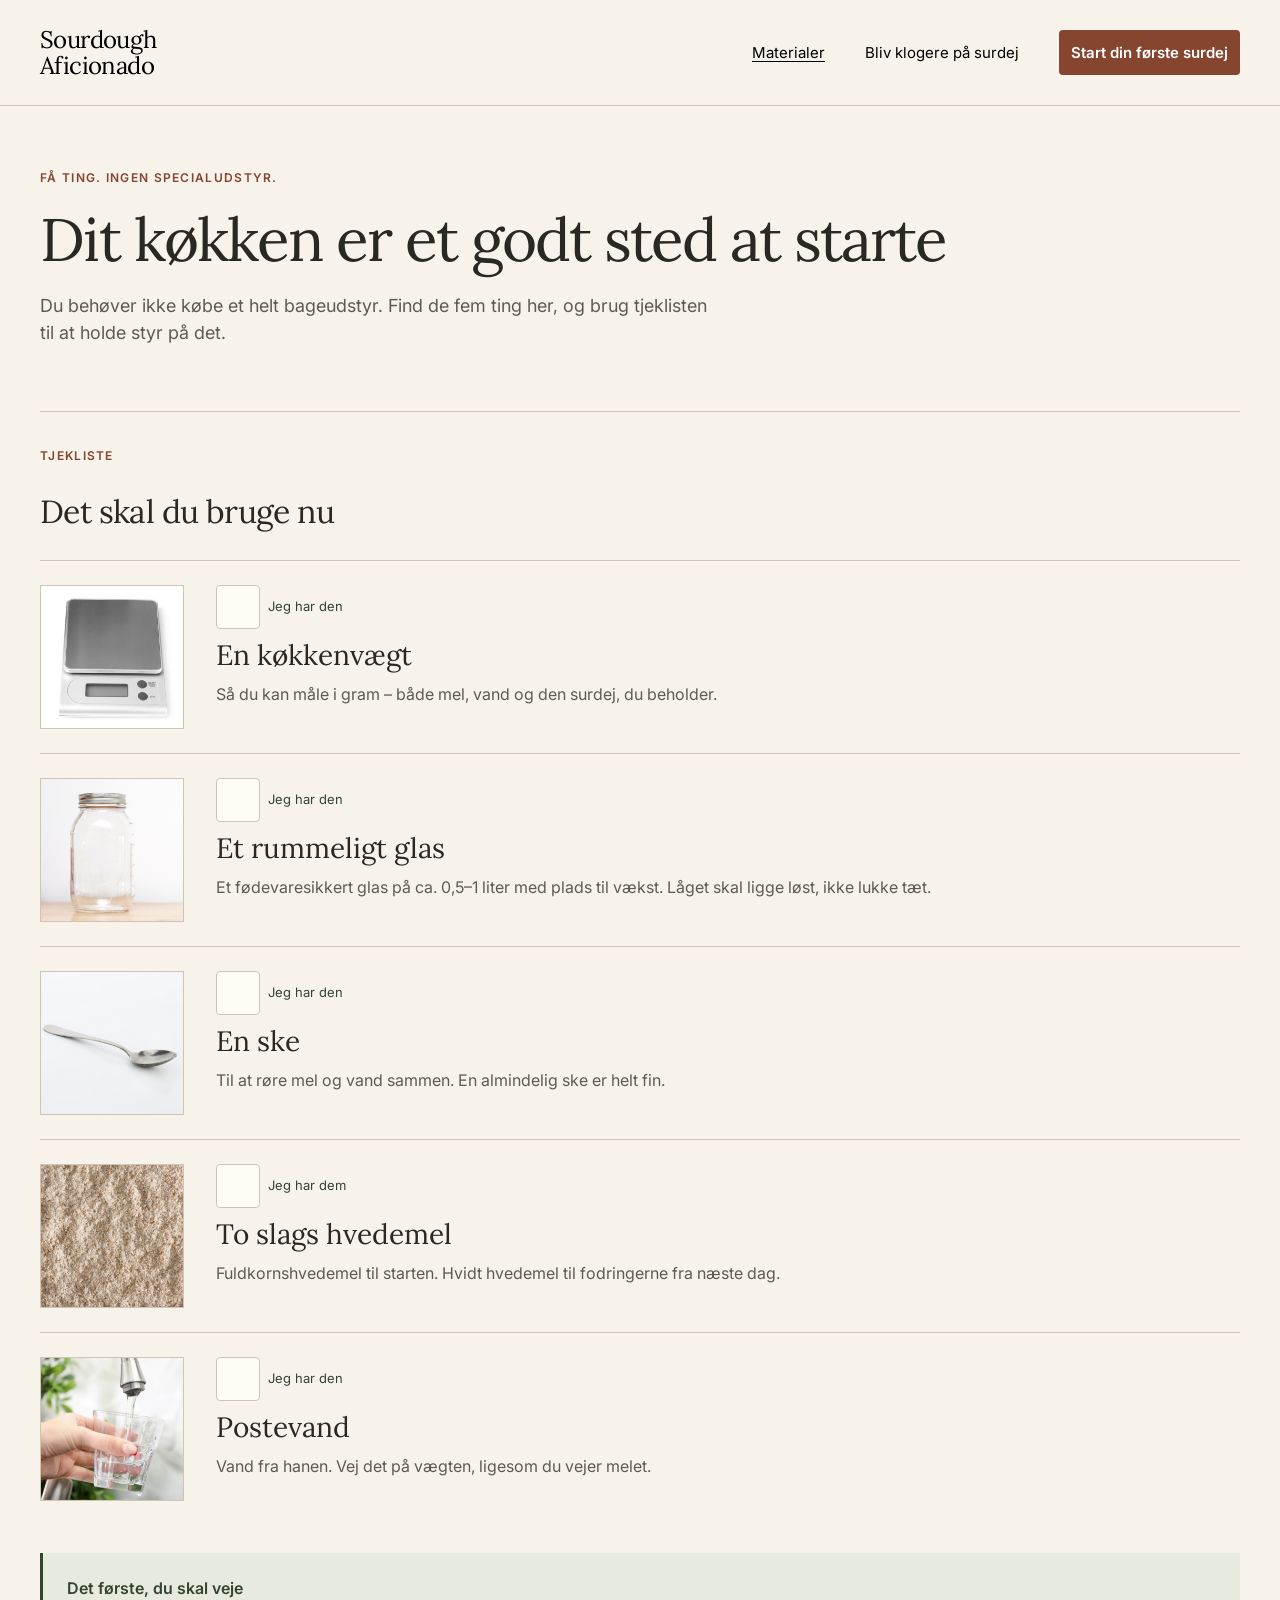
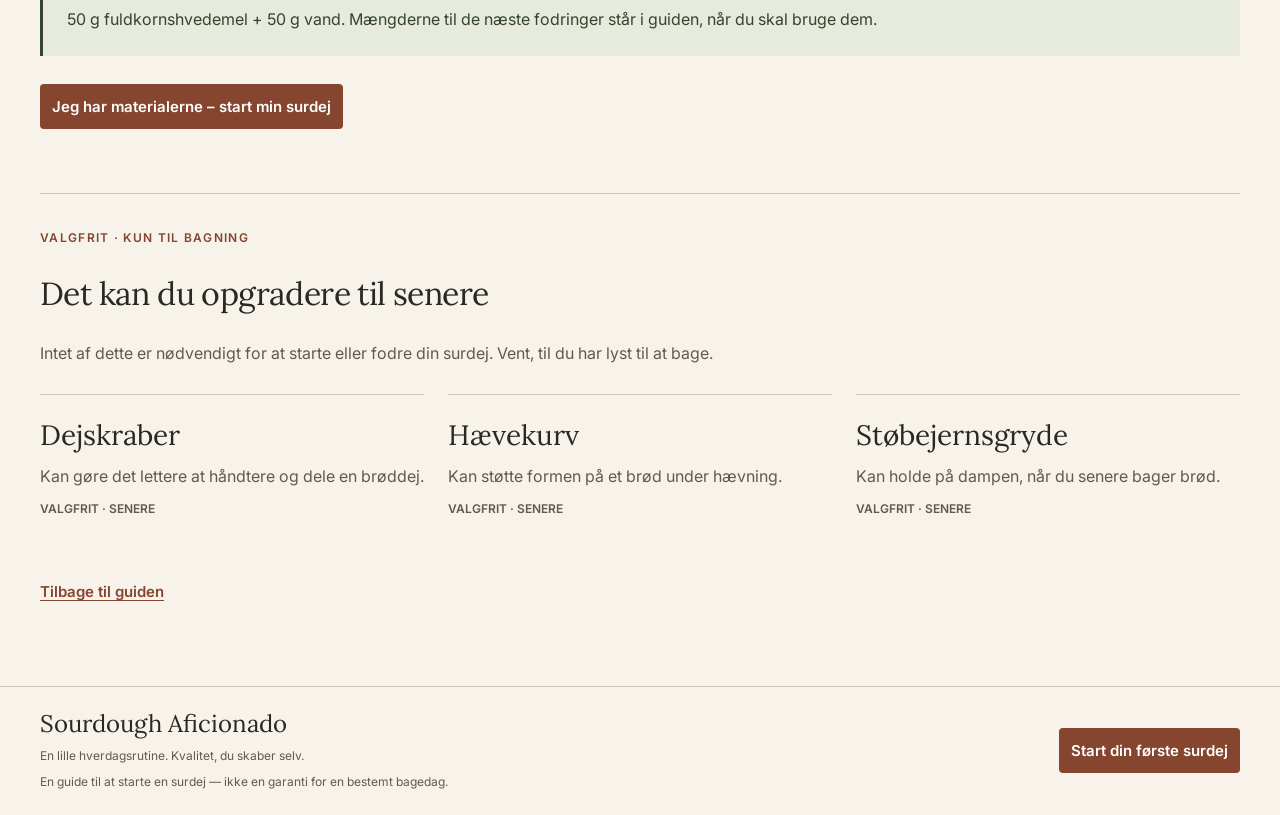
<file: materialer.html>
<!DOCTYPE html>
<html lang="da">
<head>
  <meta charset="UTF-8">
  <meta name="viewport" content="width=device-width, initial-scale=1.0">
  <title>Materialer | Sourdough Aficionado</title>
  <link rel="preconnect" href="https://fonts.googleapis.com">
  <link rel="preconnect" href="https://fonts.gstatic.com" crossorigin>
  <link href="https://fonts.googleapis.com/css2?family=Inter:wght@400;600&amp;family=Lora:wght@400&amp;display=swap" rel="stylesheet">
  <link rel="stylesheet" href="css/style.css">
</head>
<body class="materials-page">
  <a class="skip-link" href="#main-content">Spring til indhold</a>

  <header class="site-header">
    <div class="container header-content">
      <a class="site-brand" href="index.html">Sourdough<br>Aficionado</a>
      <nav aria-label="Hovednavigation">
        <div class="navigation-links">
          <a href="materialer.html" aria-current="page">Materialer</a>
          <a href="bliv-klogere-paa-surdej.html">Bliv klogere på surdej</a>
          <a class="button" href="start-din-foerste-surdej.html">Start din første surdej</a>
        </div>
      </nav>
    </div>
  </header>

  <main id="main-content" class="container" tabindex="-1">
    <section class="page-introduction" aria-labelledby="page-title">
      <p class="eyebrow">FÅ TING. INGEN SPECIALUDSTYR.</p>
      <h1 id="page-title">Dit køkken er et godt sted at starte</h1>
      <p class="lead">Du behøver ikke købe et helt bageudstyr. Find de fem ting her, og brug tjeklisten til at holde styr på det.</p>
    </section>
    <section class="content-section" aria-labelledby="checklist-title">
      <p class="eyebrow">TJEKLISTE</p>
      <h2 id="checklist-title">Det skal du bruge nu</h2>
      <div class="material-list">
        <article class="material-card">
          <img src="images/koekkenvaegt.png" width="1080" height="1080" alt="" loading="lazy">
          <div>
            <label class="material-check">
              <input type="checkbox" name="koekkenvaegt" aria-labelledby="koekkenvaegt-title koekkenvaegt-label">
              <span id="koekkenvaegt-label">Jeg har den</span>
            </label>
            <h3 id="koekkenvaegt-title">En køkkenvægt</h3>
            <p>Så du kan måle i gram – både mel, vand og den surdej, du beholder.</p>
          </div>
        </article>
        <article class="material-card">
          <img src="images/rummeligt-glas.png" width="1080" height="1080" alt="" loading="lazy">
          <div>
            <label class="material-check">
              <input type="checkbox" name="rummeligt-glas" aria-labelledby="rummeligt-glas-title rummeligt-glas-label">
              <span id="rummeligt-glas-label">Jeg har den</span>
            </label>
            <h3 id="rummeligt-glas-title">Et rummeligt glas</h3>
            <p>Et fødevaresikkert glas på ca. 0,5–1 liter med plads til vækst. Låget skal ligge løst, ikke lukke tæt.</p>
          </div>
        </article>
        <article class="material-card">
          <img src="images/ske.png" width="1080" height="1080" alt="" loading="lazy">
          <div>
            <label class="material-check">
              <input type="checkbox" name="ske" aria-labelledby="ske-title ske-label">
              <span id="ske-label">Jeg har den</span>
            </label>
            <h3 id="ske-title">En ske</h3>
            <p>Til at røre mel og vand sammen. En almindelig ske er helt fin.</p>
          </div>
        </article>
        <article class="material-card">
          <img src="images/fuldkornshvedemel.png" width="1080" height="1080" alt="" loading="lazy">
          <div>
            <label class="material-check">
              <input type="checkbox" name="fuldkornshvedemel" aria-labelledby="fuldkornshvedemel-title fuldkornshvedemel-label">
              <span id="fuldkornshvedemel-label">Jeg har dem</span>
            </label>
            <h3 id="fuldkornshvedemel-title">To slags hvedemel</h3>
            <p>Fuldkornshvedemel til starten. Hvidt hvedemel til fodringerne fra næste dag.</p>
          </div>
        </article>
        <article class="material-card">
          <img src="images/postevand.png" width="1080" height="1080" alt="" loading="lazy">
          <div>
            <label class="material-check">
              <input type="checkbox" name="postevand" aria-labelledby="postevand-title postevand-label">
              <span id="postevand-label">Jeg har den</span>
            </label>
            <h3 id="postevand-title">Postevand</h3>
            <p>Vand fra hanen. Vej det på vægten, ligesom du vejer melet.</p>
          </div>
        </article>
      </div>
      <div class="information-box">
        <h3>Det første, du skal veje</h3>
        <p>50 g fuldkornshvedemel + 50 g vand. Mængderne til de næste fodringer står i guiden, når du skal bruge dem.</p>
      </div>
      <p><a class="button" href="start-din-foerste-surdej.html">Jeg har materialerne – start min surdej</a></p>
    </section>
    <section class="content-section" aria-labelledby="optional-title">
      <p class="eyebrow">VALGFRIT · KUN TIL BAGNING</p>
      <h2 id="optional-title">Det kan du opgradere til senere</h2>
      <p>Intet af dette er nødvendigt for at starte eller fodre din surdej. Vent, til du har lyst til at bage.</p>
      <div class="columns-three">
        <article class="guide-card">
          <h3>Dejskraber</h3>
          <p>Kan gøre det lettere at håndtere og dele en brøddej.</p>
          <p class="optional-label">VALGFRIT · SENERE</p>
        </article>
        <article class="guide-card">
          <h3>Hævekurv</h3>
          <p>Kan støtte formen på et brød under hævning.</p>
          <p class="optional-label">VALGFRIT · SENERE</p>
        </article>
        <article class="guide-card">
          <h3>Støbejernsgryde</h3>
          <p>Kan holde på dampen, når du senere bager brød.</p>
          <p class="optional-label">VALGFRIT · SENERE</p>
        </article>
      </div>
      <p><a class="text-link" href="start-din-foerste-surdej.html">Tilbage til guiden</a></p>
    </section>
  </main>

  <footer class="site-footer">
    <div class="container footer-content">
      <div class="footer-description">
        <p class="footer-brand">Sourdough Aficionado</p>
        <p>En lille hverdagsrutine. Kvalitet, du skaber selv.</p>
        <p>En guide til at starte en surdej — ikke en garanti for en bestemt bagedag.</p>
      </div>
      <a class="button" href="start-din-foerste-surdej.html">Start din første surdej</a>
    </div>
  </footer>
</body>
</html>
</file>
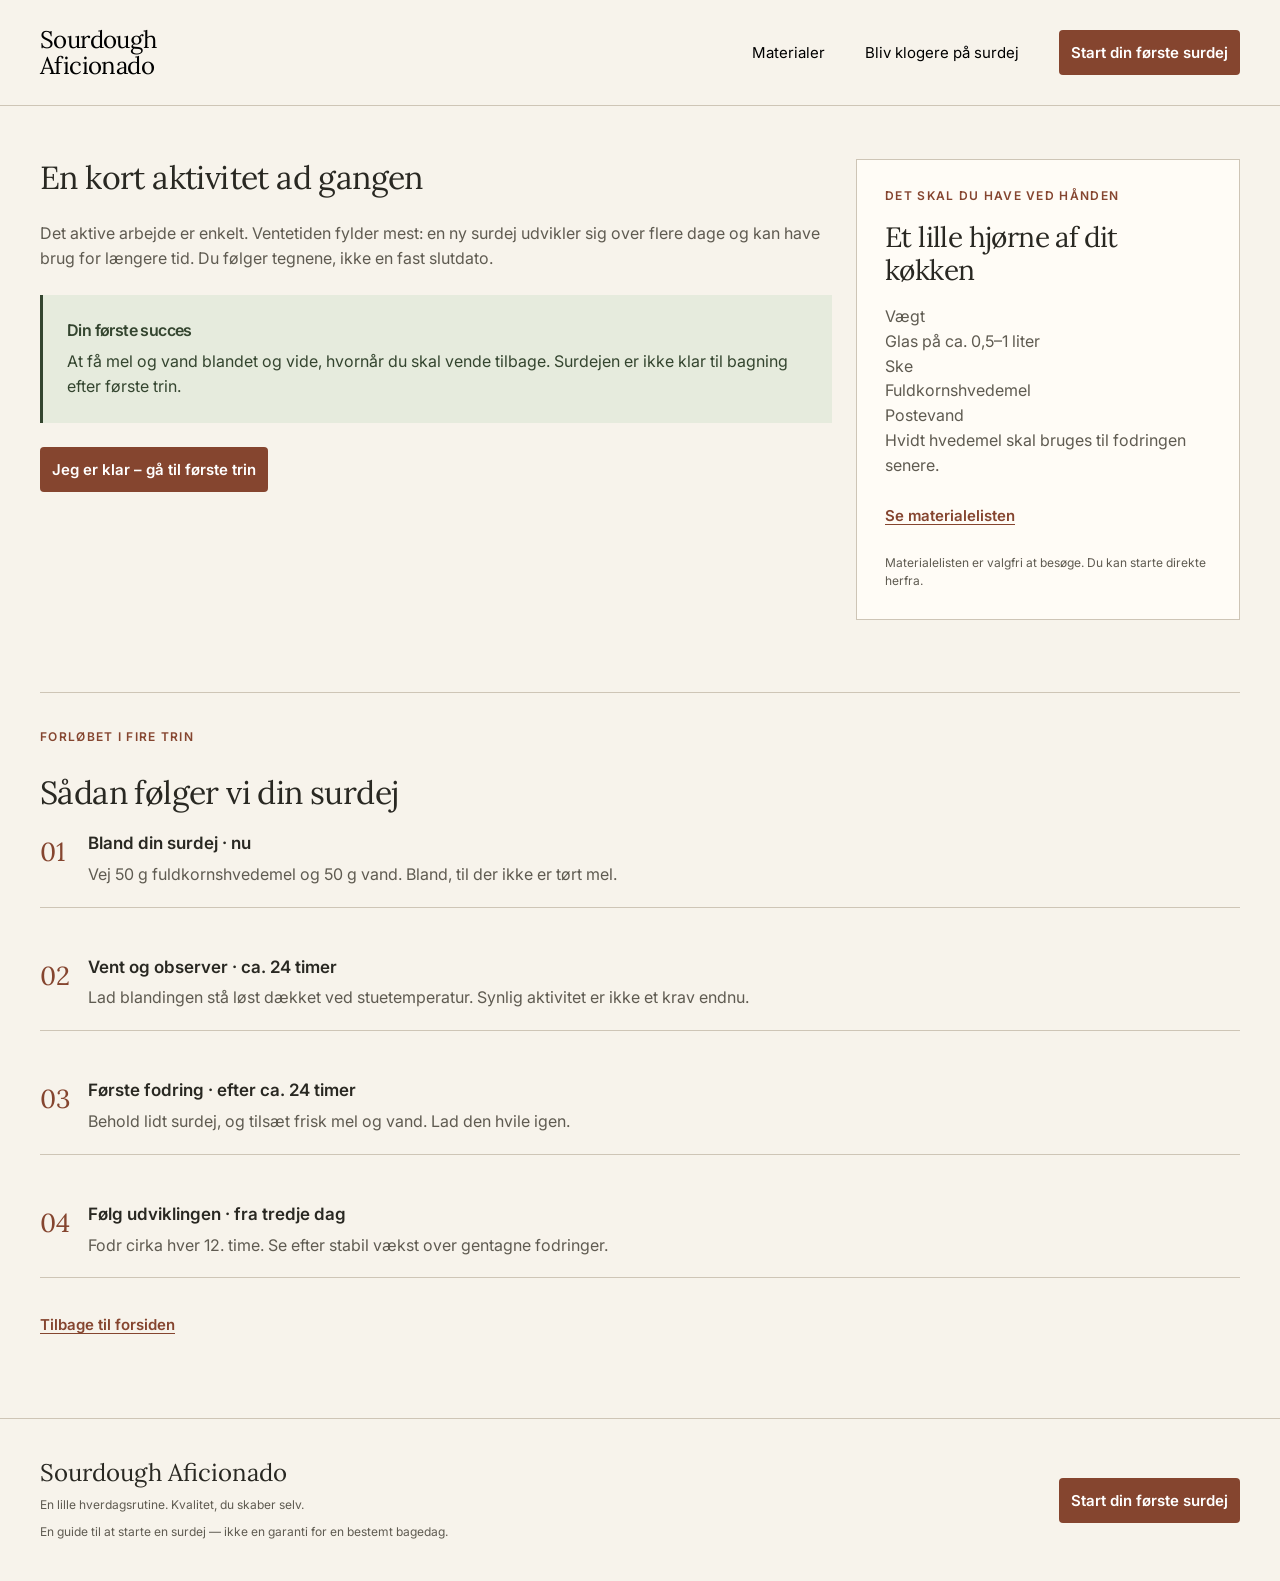
<file: start-din-foerste-surdej.html>
<!DOCTYPE html>
<html lang="da">
<head>
  <meta charset="UTF-8">
  <meta name="viewport" content="width=device-width, initial-scale=1.0">
  <title>Start din første surdej | Sourdough Aficionado</title>
  <link rel="preconnect" href="https://fonts.googleapis.com">
  <link rel="preconnect" href="https://fonts.gstatic.com" crossorigin>
  <link href="https://fonts.googleapis.com/css2?family=Inter:wght@400;600&amp;family=Lora:wght@400&amp;display=swap" rel="stylesheet">
  <link rel="stylesheet" href="css/style.css">
</head>
<body class="guide-start-page">
  <a class="skip-link" href="#main-content">Spring til indhold</a>

  <header class="site-header">
    <div class="container header-content">
      <a class="site-brand" href="index.html">Sourdough<br>Aficionado</a>
      <nav aria-label="Hovednavigation">
        <div class="navigation-links">
          <a href="materialer.html">Materialer</a>
          <a href="bliv-klogere-paa-surdej.html">Bliv klogere på surdej</a>
          <a class="button" href="start-din-foerste-surdej.html" aria-current="page">Start din første surdej</a>
        </div>
      </nav>
    </div>
  </header>

  <main id="main-content" class="container guide-start-content" tabindex="-1">
    <div class="start-columns">
      <section class="start-introduction" aria-labelledby="page-title">
        <h1 id="page-title">En kort aktivitet ad gangen</h1>
        <p>Det aktive arbejde er enkelt. Ventetiden fylder mest: en ny surdej udvikler sig over flere dage og kan have brug for længere tid. Du følger tegnene, ikke en fast slutdato.</p>
        <div class="information-box">
          <h2>Din første succes</h2>
          <p>At få mel og vand blandet og vide, hvornår du skal vende tilbage. Surdejen er ikke klar til bagning efter første trin.</p>
        </div>
        <a class="button" href="bland-mel-og-vand.html">Jeg er klar – gå til første trin</a>
      </section>

      <aside class="materials-summary" aria-labelledby="materials-title">
        <p class="eyebrow">DET SKAL DU HAVE VED HÅNDEN</p>
        <h2 id="materials-title">Et lille hjørne af dit køkken</h2>
        <div>
          <ul class="materials-summary-list">
            <li>Vægt</li>
            <li>Glas på ca. 0,5–1 liter</li>
            <li>Ske</li>
            <li>Fuldkornshvedemel</li>
            <li>Postevand</li>
          </ul>
          <p>Hvidt hvedemel skal bruges til fodringen senere.</p>
        </div>
        <a class="text-link" href="materialer.html">Se materialelisten</a>
        <p class="small-text">Materialelisten er valgfri at besøge. Du kan starte direkte herfra.</p>
      </aside>
    </div>

    <section class="content-section start-overview" aria-labelledby="overview-title">
      <p class="eyebrow">FORLØBET I FIRE TRIN</p>
      <h2 id="overview-title">Sådan følger vi din surdej</h2>
      <ol class="step-list">
        <li class="step-item">
          <div>
            <h3>Bland din surdej · nu</h3>
            <p>Vej 50 g fuldkornshvedemel og 50 g vand. Bland, til der ikke er tørt mel.</p>
          </div>
        </li>
        <li class="step-item">
          <div>
            <h3>Vent og observer · ca. 24 timer</h3>
            <p>Lad blandingen stå løst dækket ved stuetemperatur. Synlig aktivitet er ikke et krav endnu.</p>
          </div>
        </li>
        <li class="step-item">
          <div>
            <h3>Første fodring · efter ca. 24 timer</h3>
            <p>Behold lidt surdej, og tilsæt frisk mel og vand. Lad den hvile igen.</p>
          </div>
        </li>
        <li class="step-item">
          <div>
            <h3>Følg udviklingen · fra tredje dag</h3>
            <p>Fodr cirka hver 12. time. Se efter stabil vækst over gentagne fodringer.</p>
          </div>
        </li>
      </ol>
    </section>
    <nav class="guide-navigation" aria-label="Navigation i surdejsguiden">
      <a class="text-link" href="index.html">Tilbage til forsiden</a>
    </nav>
  </main>

  <footer class="site-footer">
    <div class="container footer-content">
      <div class="footer-description">
        <p class="footer-brand">Sourdough Aficionado</p>
        <p>En lille hverdagsrutine. Kvalitet, du skaber selv.</p>
        <p>En guide til at starte en surdej — ikke en garanti for en bestemt bagedag.</p>
      </div>
      <a class="button" href="start-din-foerste-surdej.html">Start din første surdej</a>
    </div>
  </footer>
</body>
</html>
</file>
<file: css/style.css>
/* Fælles værdier fra HiFi Prototype. */
:root {
  --color-background: #F7F3EB;
  --color-surface: #FFFCF6;
  --color-text: #292822;
  --color-text-secondary: #5F5B51;
  --color-accent: #85452F;
  --color-button-hover: #5F3223;
  --color-border: #CEC5B6;
  --color-information-background: #E6EBDD;
  --color-information-text: #34452F;
  --font-heading: "Lora", Georgia, serif;
  --font-body: "Inter", Arial, sans-serif;
  --font-size-body: 16px;
  --line-height-body: 1.55;
  --content-width: 1200px;
  --space-small: 12px;
  --space-medium: 24px;
  --space-large: 64px;
  --page-padding: 20px;
  --radius-control: 4px;
}

/* Grundstyles og typografi. */
* { box-sizing: border-box; }
body {
  margin: 0;
  background: var(--color-background);
  color: var(--color-text);
  font-family: var(--font-body);
  font-size: var(--font-size-body);
  line-height: var(--line-height-body);
}
h1, h2, h3, p { margin: 0; }
h1, h2, h3 {
  font-family: var(--font-heading);
  font-weight: 400;
  overflow-wrap: break-word;
}
h1 { font-size: 60px; line-height: 1.08; letter-spacing: -2px; }
h2 { font-size: 32px; line-height: 1.2; letter-spacing: -0.6px; }
h3 { font-size: 28px; line-height: 1.2; }
.heading-large { font-size: 36px; letter-spacing: 0; }
p { color: var(--color-text-secondary); }
.lead { max-width: 680px; font-size: 18px; }
.small-text { font-size: 12px; }
.eyebrow {
  color: var(--color-accent);
  font-size: 12px;
  font-weight: 600;
  line-height: 1.4;
  letter-spacing: 1.3px;
}
img { display: block; max-width: 100%; height: auto; }
a { color: var(--color-accent); text-underline-offset: 0.2em; }
a:hover { text-decoration-thickness: 2px; }
:focus-visible { outline: 3px solid var(--color-accent); outline-offset: 4px; }

/* Fleksible layouts: samme container bruges på alle sider. */
.container {
  width: calc(100% - 2 * var(--page-padding));
  max-width: var(--content-width);
  margin-inline: auto;
}
.columns-two, .columns-three, .guide-columns { display: grid; gap: var(--space-medium); }
.columns-two { grid-template-columns: repeat(2, minmax(0, 1fr)); }
.columns-three { grid-template-columns: repeat(3, minmax(0, 1fr)); }
.guide-columns { grid-template-columns: minmax(0, 690fr) minmax(0, 486fr); }
.content-section { margin-top: var(--space-large); padding-top: 36px; border-top: 1px solid var(--color-border); }
.content-section > * + * { margin-top: 28px; }
.page-introduction { display: grid; gap: 20px; padding-top: var(--space-large); }
.page-introduction h1 { max-width: 950px; }

/* Header og footer. Brandlinket fører tilbage til forsiden. */
.site-header { border-bottom: 1px solid var(--color-border); }
.header-content, .navigation-links, .footer-content, .guide-navigation {
  display: flex;
  flex-wrap: wrap;
  align-items: center;
  gap: var(--space-medium);
}
.header-content { min-height: 105px; justify-content: space-between; padding-block: 24px; }
.site-brand { color: #000; font-family: var(--font-heading); font-size: 24px; line-height: 1.05; letter-spacing: -0.6px; text-decoration: none; }
.navigation-links { gap: 40px; }
.navigation-links > a:not(.button) { display: inline-flex; align-items: center; min-height: 44px; color: #000; font-size: 15px; text-decoration: none; }
.navigation-links > a[aria-current="page"]:not(.button), .navigation-links > a:not(.button):hover { text-decoration: underline; }
.site-footer { margin-top: 52px; padding-block: 40px; border-top: 1px solid var(--color-border); }
.footer-content { justify-content: space-between; }
.footer-description { display: grid; gap: 8px; font-size: 12px; }
.footer-brand { color: var(--color-text); font-family: var(--font-heading); font-size: 24px; line-height: 1.2; }

/* CTA'er er links, når de fører til en anden side. */
.button {
  display: inline-flex;
  align-items: center;
  justify-content: center;
  min-height: 45px;
  padding: 12px;
  border-radius: var(--radius-control);
  background: var(--color-accent);
  color: #FFF;
  font-size: 15px;
  font-weight: 600;
  line-height: 1.4;
  text-align: center;
  text-decoration: none;
}
.button:hover { background: var(--color-button-hover); }
/* Click-varianten vises kun, mens knappen holdes nede. */
.button:active {
  background: var(--color-background);
  color: var(--color-accent);
  box-shadow: inset 0 0 0 0.5px var(--color-accent);
}
.text-link { display: inline-flex; align-items: center; min-height: 44px; font-size: 15px; font-weight: 600; line-height: 1.4; }
.guide-navigation { margin-top: 24px; }

/* Kort, informationsbokse og trinvisninger til de kommende sider. */
.guide-card { padding-block: 24px; border-top: 1px solid var(--color-border); }
.guide-card > * + * { margin-top: 12px; }
.card-number { color: var(--color-accent); font-family: var(--font-heading); font-size: 36px; line-height: 1.2; }
.information-box { padding: 24px; border-left: 3px solid var(--color-information-text); background: var(--color-information-background); }
.information-box p, .information-box h2, .information-box h3 { color: var(--color-information-text); }
.information-box h2, .information-box h3 { margin-bottom: 8px; font-family: var(--font-body); font-size: 16px; font-weight: 600; line-height: 1.4; }
.step-list { margin: 0; padding: 0; list-style: none; counter-reset: guide-step; }
.step-item { display: flex; gap: 16px; padding-block: 20px; border-bottom: 1px solid var(--color-border); counter-increment: guide-step; }
.step-item::before { content: counter(guide-step); flex: 0 0 32px; color: var(--color-accent); font-family: var(--font-heading); font-size: 26px; }
.step-item h3 { margin-bottom: 6px; font-family: var(--font-body); font-size: 17px; font-weight: 600; line-height: 1.4; }
.material-card { display: grid; grid-template-columns: 144px minmax(0, 1fr); gap: 32px; padding-block: 24px; border-top: 1px solid var(--color-border); }
.material-card > div { display: grid; align-content: start; gap: 10px; }
.material-check { display: flex; align-items: center; gap: 8px; min-height: 44px; font-size: 13px; color: var(--color-information-text); }
.material-check input { width: 44px; height: 44px; margin: 0; accent-color: var(--color-accent); }
.image-placeholder { display: grid; place-items: center; aspect-ratio: 3 / 2; padding: 24px; border: 1px solid var(--color-border); background: var(--color-surface); text-align: center; }
.image-placeholder-square { aspect-ratio: 1; }
.observation-card > * + * { margin-top: 16px; }

/* Billeder fylder rammen, bevarer proportionerne og centreres.
   Kanterne beskæres, hvis billedets format er anderledes end rammens. */
.hero-image img,
.mixing-image img,
.rest-image img,
.feeding-image img,
.routine-image img,
.observation-image img {
  position: absolute;
  inset: 0;
  width: 100%;
  height: 100%;
  object-fit: cover;
  object-position: center;
}
.baking-image,
.material-card > img {
  object-fit: cover;
  object-position: center;
}

/* Fire statiske markører viser kun sidens aktuelle trin. */
.guide-progress { padding-top: var(--space-large); }
.progress-status { display: flex; flex-wrap: wrap; align-items: center; justify-content: space-between; gap: 8px; }
.progress-label { color: var(--color-accent); font-size: 13px; font-weight: 600; }
.progress-markers { display: grid; grid-template-columns: repeat(4, minmax(0, 1fr)); gap: 8px; margin: 14px 0 0; padding: 0; list-style: none; }
.progress-marker { height: 6px; background: var(--color-border); }
.progress-marker.is-current { border: 1px solid var(--color-accent); background: var(--color-information-background); }

/* Spring navigationen over med tastaturet. */
.skip-link { position: absolute; top: 12px; left: var(--page-padding); z-index: 1; padding: 12px; background: var(--color-background); transform: translateY(-200%); }
.skip-link:focus { transform: translateY(0); }

/* Forside: billedrammerne bevarer deres format på alle skærmstørrelser. */
.home-content { padding-top: var(--space-large); }
.home-hero { align-items: center; }
.hero-introduction { display: grid; justify-items: start; gap: 24px; }
.hero-text { display: grid; gap: 20px; }
.hero-figure { min-width: 0; margin: 0; }
.hero-figure figcaption { margin-top: 12px; color: var(--color-text-secondary); }
.hero-image { position: relative; aspect-ratio: 4 / 3; overflow: hidden; border: 1px solid var(--color-border); }
.home-facts { margin-top: 64px; padding-top: 64px; padding-bottom: 72px; }
.home-facts .content-section { margin-top: 0; }
.facts-description { display: grid; gap: 8px; justify-items: start; }
.home-process { margin-top: 64px; }
.home-process > .columns-three { margin-top: 24px; }
.home-process h3 { letter-spacing: -0.6px; }
.baking-columns { align-items: center; }
.baking-image { width: 100%; aspect-ratio: 3 / 2; object-fit: cover; border: 1px solid var(--color-border); }
.baking-description { display: grid; gap: 16px; justify-items: start; }
.home-page .site-footer { margin-top: 117px; }

/* Guideoversigt: 792 px indhold og 384 px materialeboks på desktop. */
.guide-start-content { padding-top: 53px; }
.start-columns { display: grid; grid-template-columns: minmax(0, 792fr) minmax(0, 384fr); gap: 24px; align-items: start; }
.start-introduction { display: grid; gap: 24px; justify-items: start; }
.start-introduction > h1 { font-size: 32px; line-height: 1.2; letter-spacing: -0.6px; }
.materials-summary { display: grid; gap: 16px; padding: 28px; border: 1px solid var(--color-border); background: var(--color-surface); }
.materials-summary h2 { font-size: 28px; letter-spacing: -0.6px; }
.materials-summary-list { margin: 0; padding: 0; list-style: none; color: var(--color-text-secondary); }
.start-overview { margin-top: 72px; }
.start-overview .step-item::before { content: counter(guide-step, decimal-leading-zero); }
.start-overview .step-item + .step-item { margin-top: 28px; }
.guide-start-page .site-footer { margin-top: 72px; }

/* Guidetrin: fælles opbygning til aktivitet, observation og næste skridt. */
.guide-activity { margin-top: var(--space-large); align-items: start; }
.activity-instructions, .activity-observation { display: grid; gap: 24px; min-width: 0; }
.ingredients-box { display: grid; gap: 12px; padding: 24px; border: 1px solid var(--color-border); background: var(--color-surface); }
.ingredients-box > .eyebrow { font-family: var(--font-body); font-size: 12px; font-weight: 600; line-height: 1.4; letter-spacing: 1.3px; }
.ingredients-list { display: grid; gap: 12px; margin: 0; padding: 0; list-style: none; color: var(--color-text); font-family: var(--font-heading); font-size: 27px; line-height: 1.2; }
.step-item .task-title { margin-bottom: 6px; font-family: var(--font-body); font-size: 17px; font-weight: 600; line-height: 1.4; letter-spacing: 0; }
.step-item > div { min-width: 0; }
.mixing-image { position: relative; aspect-ratio: 3 / 2; overflow: hidden; border: 1px solid var(--color-border); }
.guide-next { display: grid; gap: 16px; margin-top: var(--space-large); }
.guide-next .guide-navigation { margin-top: 0; }
.guide-help { display: grid; justify-items: start; gap: 8px; margin-top: var(--space-large); padding: 24px; border: 1px solid var(--color-border); background: var(--color-surface); }
.guide-help h2 { font-size: 28px; }
.guide-step-page main { padding-bottom: 72px; }
.guide-step-page .site-footer { margin-top: 0; }

/* Ventetid: bekræftelsen og markørerne er statiske og gemmer ingen data. */
.progress-marker.is-complete { background: var(--color-accent); }
.guide-confirmation { display: flex; align-items: center; gap: 12px; margin-top: var(--space-large); }
.guide-confirmation p { color: var(--color-information-text); font-size: 14px; font-weight: 600; line-height: 1.4; }
.confirmation-symbol { display: grid; place-items: center; flex: 0 0 44px; height: 44px; border-radius: 50%; background: var(--color-information-background); color: var(--color-information-text); font-size: 23px; }
.rest-box { display: grid; gap: 16px; padding: 28px; border: 1px solid var(--color-border); background: var(--color-surface); }
.rest-box h3 { font-size: 48px; line-height: 1.1; }
.heading-card { font-size: 28px; }
.rest-image { position: relative; aspect-ratio: 3 / 2; overflow: hidden; border: 1px solid var(--color-border); }
.guide-notice, .waiting-navigation { margin-top: var(--space-large); }

/* Første fodring: samme motiv og beskæring som i HiFi Prototype. */
.feeding-image { position: relative; aspect-ratio: 486 / 335; overflow: hidden; border: 1px solid var(--color-border); }

/* Daglig rutine og fagligt grundlag. */
.feeding-ratio { font-size: 40px; line-height: 1.2; letter-spacing: 0; }
.routine-steps .step-item + .step-item { margin-top: 24px; }
.routine-image { position: relative; aspect-ratio: 3 / 2; overflow: hidden; border: 1px solid var(--color-border); }
.source-note { display: grid; gap: 8px; margin-top: var(--space-large); padding-top: 24px; border-top: 1px solid var(--color-border); font-size: 12px; }
.source-label { font-weight: 600; line-height: 1.4; letter-spacing: 1.3px; }

/* Materialelisten bruger almindelige HTML-afkrydsningsfelter uden JavaScript. */
.material-card > img { width: 144px; aspect-ratio: 1; object-fit: cover; border: 1px solid var(--color-border); }
.material-check { cursor: pointer; }
.material-check input { flex-shrink: 0; appearance: none; border: 1px solid var(--color-border); border-radius: var(--radius-control); background: var(--color-surface); cursor: pointer; }
.material-check input:checked { appearance: auto; }
.optional-label { font-size: 12px; font-weight: 600; line-height: 1.4; }
.materials-page main { padding-bottom: 72px; }
.materials-page .site-footer { margin-top: 0; padding-block: 23px; }

/* Vidensside og FAQ. Browseren styrer åbning og lukning af details. */
.knowledge-back { margin-top: var(--space-large); }
.culture-description { display: grid; gap: 16px; align-content: start; }
.observation-image { position: relative; aspect-ratio: 3 / 2; overflow: hidden; border: 1px solid var(--color-border); }
.faq-list details { border-top: 1px solid var(--color-border); }
.faq-list details:last-child { border-bottom: 1px solid var(--color-border); }
.faq-list summary { min-height: 44px; padding: 20px 0; font-size: 17px; font-weight: 600; cursor: pointer; }
.faq-list details[open] summary { color: var(--color-accent); }
.faq-list details p { padding-bottom: 20px; }
.knowledge-page main { padding-bottom: 72px; }
.knowledge-page .site-footer { margin-top: 0; padding-block: 23px; }

/* Breakpoints vælges efter, hvornår kolonner og navigation får for lidt plads. */
@media (max-width: 1000px) {
  .guide-columns { grid-template-columns: 1fr; }
  .navigation-links { gap: 12px 24px; }
  .header-content { gap: 24px; }
}
@media (max-width: 700px) {
  :root { --space-large: 40px; }
  h1 { font-size: 36px; letter-spacing: -1px; }
  h2, .heading-large { font-size: 28px; }
  h3 { font-size: 24px; }
  .columns-two, .columns-three { grid-template-columns: 1fr; }
  .header-content, .footer-content { flex-direction: column; align-items: flex-start; }
  .navigation-links { gap: 8px 20px; }
  .navigation-links .button { max-width: 100%; }
  .material-card { grid-template-columns: 1fr; gap: 20px; }
  .material-card > img { max-width: 144px; }
  .guide-navigation { flex-direction: column; align-items: flex-start; }
  .site-footer { padding-block: 24px; }
}

@media (max-width: 1000px) {
  .home-hero { grid-template-columns: 1fr; }
  .hero-figure { width: 100%; max-width: 588px; }
}
@media (max-width: 700px) {
  .home-facts { margin-top: 40px; padding-top: 0; padding-bottom: 0; }
  .home-process { margin-top: 40px; }
  .home-page .site-footer { margin-top: 48px; }
  .baking-description .heading-large { font-size: 28px; }
}

@media (max-width: 1000px) {
  .start-columns { grid-template-columns: 1fr; }
}
@media (max-width: 700px) {
  .guide-start-content { padding-top: 40px; }
  .start-introduction > h1 { font-size: 28px; }
  .materials-summary { padding: 24px; }
  .start-overview { margin-top: 40px; }
  .guide-start-page .site-footer { margin-top: 40px; }
}

@media (max-width: 700px) {
  .rest-box { padding: 24px; }
  .rest-box h3 { font-size: 32px; }
}

@media (max-width: 700px) {
  .feeding-ratio { font-size: 32px; }
}
</file>
